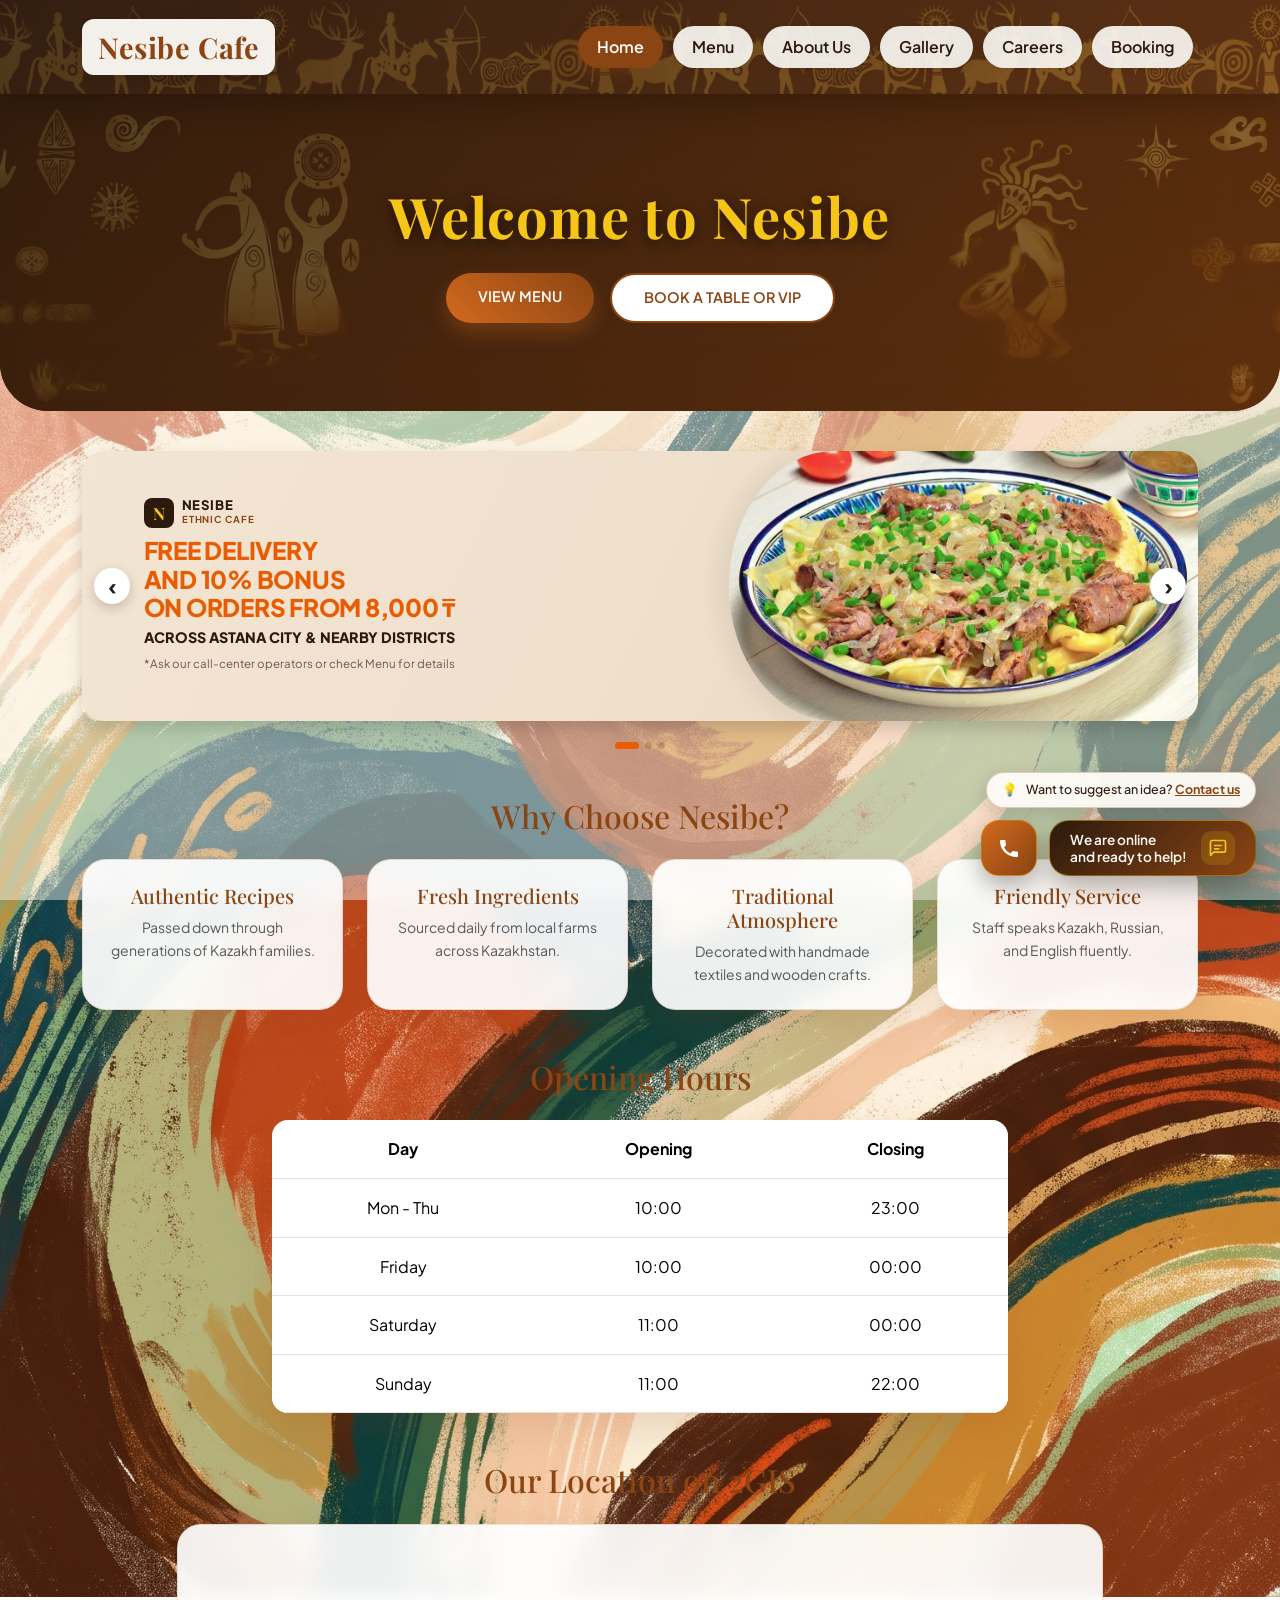
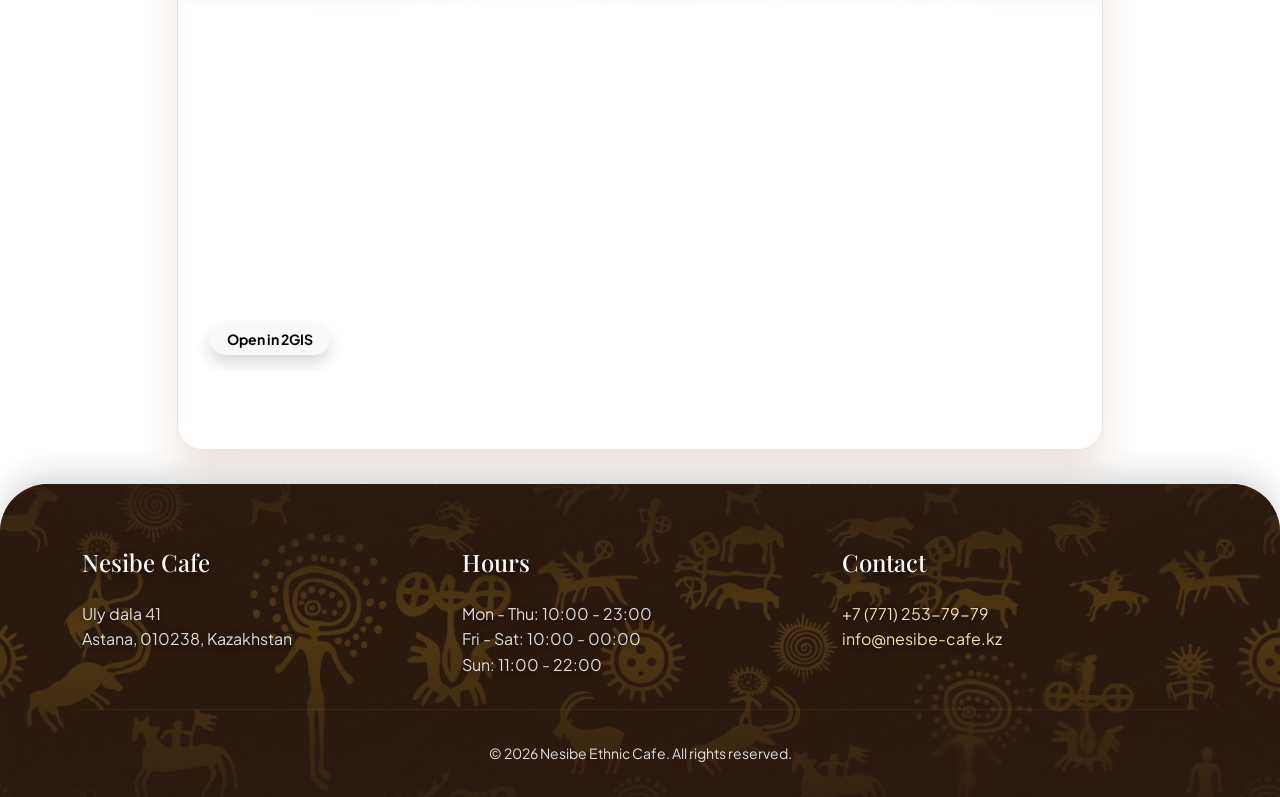
<file: index.html>
<!DOCTYPE html>
<html lang="en">
<head>
  <meta charset="UTF-8">
  <meta name="viewport" content="width=device-width, initial-scale=1.0">
  <title>Nesibe Ethnic Cafe - Home</title>
  <link href="https://cdn.jsdelivr.net/npm/bootstrap@5.3.3/dist/css/bootstrap.min.css" rel="stylesheet">
  <link rel="stylesheet" href="css/base.css">
</head>
<body>
<nav class="navbar navbar-expand-lg sticky-top">
  <div class="container">
    <a class="navbar-brand" href="index.html">Nesibe Cafe</a>
    <button class="navbar-toggler border-0 shadow-none" type="button" data-bs-toggle="collapse" data-bs-target="#mainNav" aria-controls="mainNav" aria-expanded="false" aria-label="Toggle navigation">
      <span class="navbar-toggler-icon"></span>
    </button>
    <div class="collapse navbar-collapse" id="mainNav">
      <ul class="navbar-nav ms-auto mb-2 mb-lg-0 align-items-center">
        <li class="nav-item"><a class="nav-link active" href="index.html">Home</a></li>
        <li class="nav-item"><a class="nav-link" href="menu.html">Menu</a></li>
        <li class="nav-item"><a class="nav-link" href="about.html">About Us</a></li>
        <li class="nav-item"><a class="nav-link" href="gallery.html">Gallery</a></li>
        <li class="nav-item"><a class="nav-link" href="careers.html">Careers</a></li>
        <li class="nav-item"><a class="nav-link" href="booking.html">Booking</a></li>
      </ul>
    </div>
  </div>
</nav>

<header class="hero-section">
  <div class="container">
    <h1 class="display-4 fw-bold mb-4">Welcome to Nesibe</h1>
    <div class="d-flex gap-3 justify-content-center flex-wrap">
      <a href="menu.html" class="btn btn-brand">View Menu</a>
      <a href="booking.html" class="btn btn-outline-brand bg-white">Book a Table or VIP</a>
    </div>
  </div>
</header>

<section class="container overlap-container mb-5">
  <div id="nesibePromoCarousel" class="carousel slide nesibe-promo-carousel mx-auto" data-bs-ride="carousel" data-bs-interval="5000">
    <div class="carousel-inner rounded-4 shadow overflow-hidden">

      <div class="carousel-item active">
        <div class="promo-slide-card">
          <div class="promo-slide-content">
            <div class="promo-logo-badge mb-2">
              <span class="promo-logo-mark">N</span>
              <div>
                <div class="promo-logo-title">NESIBE</div>
                <div class="promo-logo-sub">ETHNIC CAFE</div>
              </div>
            </div>
            <h2 class="promo-headline">
              FREE DELIVERY<br>
              AND 10% BONUS<br>
              ON ORDERS FROM 8,000 ₸
            </h2>
            <p class="promo-subheadline mb-2">
              ACROSS ASTANA CITY &amp; NEARBY DISTRICTS
            </p>
            <span class="promo-footnote">*Ask our call-center operators or check Menu for details</span>
          </div>
          <div class="promo-slide-media">
            <img src="images/besbarmak.jpg" alt="Kazakh Besbarmak Free Delivery">
          </div>
        </div>
      </div>

      <div class="carousel-item">
        <div class="promo-slide-card">
          <div class="promo-slide-content">
            <div class="promo-logo-badge mb-2">
              <span class="promo-logo-mark">N</span>
              <div>
                <div class="promo-logo-title">NESIBE</div>
                <div class="promo-logo-sub">ETHNIC CAFE</div>
              </div>
            </div>
            <h2 class="promo-headline">
              PRIVATE VIP CABINS<br>
              &amp; TRADITIONAL YURT HALLS<br>
              FOR YOUR CELEBRATION
            </h2>
            <p class="promo-subheadline mb-2">
              FROM 4 TO 50 GUESTS IN ASTANA
            </p>
            <span class="promo-footnote">*Deposit goes 100% toward your banquet order</span>
          </div>
          <div class="promo-slide-media">
            <img src="images/space-vip.jpg" alt="Private VIP Cabins">
          </div>
        </div>
      </div>

      <div class="carousel-item">
        <div class="promo-slide-card">
          <div class="promo-slide-content">
            <div class="promo-logo-badge mb-2">
              <span class="promo-logo-mark">N</span>
              <div>
                <div class="promo-logo-title">NESIBE</div>
                <div class="promo-logo-sub">ETHNIC CAFE</div>
              </div>
            </div>
            <h2 class="promo-headline">
              HOT BAURSAK SET<br>
              AS A COMPLIMENT<br>
              WITH EVERY SAMOVAR TEA
            </h2>
            <p class="promo-subheadline mb-2">
              DAILY FROM 14:00 TO 18:00 AT ULY DALA 41
            </p>
            <span class="promo-footnote">*Available for dine-in guests in Main Hall &amp; Terrace</span>
          </div>
          <div class="promo-slide-media">
            <img src="images/baursak.jpg" alt="Samovar Tea Ceremony">
          </div>
        </div>
      </div>

    </div>

    <button class="carousel-control-prev promo-arrow promo-arrow-prev" type="button" data-bs-target="#nesibePromoCarousel" data-bs-slide="prev" aria-label="Previous slide">
      <span aria-hidden="true">&#8249;</span>
    </button>
    <button class="carousel-control-next promo-arrow promo-arrow-next" type="button" data-bs-target="#nesibePromoCarousel" data-bs-slide="next" aria-label="Next slide">
      <span aria-hidden="true">&#8250;</span>
    </button>

    <div class="carousel-indicators promo-indicators">
      <button type="button" data-bs-target="#nesibePromoCarousel" data-bs-slide-to="0" class="active" aria-current="true" aria-label="Slide 1"></button>
      <button type="button" data-bs-target="#nesibePromoCarousel" data-bs-slide-to="1" aria-label="Slide 2"></button>
      <button type="button" data-bs-target="#nesibePromoCarousel" data-bs-slide-to="2" aria-label="Slide 3"></button>
    </div>
  </div>
</section>

<main class="container mb-5">
  <h2 class="text-center mb-4 text-brand">Why Choose Nesibe?</h2>
  <div class="row g-4 mb-5">
    <div class="col-md-3"><div class="premium-card text-center p-4"><h3 class="h5 text-brand">Authentic Recipes</h3><p class="small text-muted mb-0">Passed down through generations of Kazakh families.</p></div></div>
    <div class="col-md-3"><div class="premium-card text-center p-4"><h3 class="h5 text-brand">Fresh Ingredients</h3><p class="small text-muted mb-0">Sourced daily from local farms across Kazakhstan.</p></div></div>
    <div class="col-md-3"><div class="premium-card text-center p-4"><h3 class="h5 text-brand">Traditional Atmosphere</h3><p class="small text-muted mb-0">Decorated with handmade textiles and wooden crafts.</p></div></div>
    <div class="col-md-3"><div class="premium-card text-center p-4"><h3 class="h5 text-brand">Friendly Service</h3><p class="small text-muted mb-0">Staff speaks Kazakh, Russian, and English fluently.</p></div></div>
  </div>

  <div class="row justify-content-center mb-5">
    <div class="col-lg-8">
      <h2 class="text-center mb-4 text-brand">Opening Hours</h2>
      <div class="table-responsive table-premium">
        <table class="table mb-0 text-center">
          <thead><tr><th>Day</th><th>Opening</th><th>Closing</th></tr></thead>
          <tbody>
          <tr><td>Mon - Thu</td><td>10:00</td><td>23:00</td></tr>
          <tr><td>Friday</td><td>10:00</td><td>00:00</td></tr>
          <tr><td>Saturday</td><td>11:00</td><td>00:00</td></tr>
          <tr><td>Sunday</td><td>11:00</td><td>22:00</td></tr>
          </tbody>
        </table>
      </div>
    </div>
  </div>

  <div class="row justify-content-center mt-5">
    <div class="col-lg-10">
      <h2 class="text-center mb-4 text-brand">Our Location on 2GIS</h2>
      <div class="premium-card p-2 p-md-3">
        <div class="position-relative rounded-4 overflow-hidden" style="height: 430px;">
          <iframe
                  src="https://widgets.2gis.com/widget?type=firmsonmap&options=%7B%22pos%22%3A%7B%22lat%22%3A51.098057%2C%22lon%22%3A71.41682%2C%22zoom%22%3A17%7D%2C%22opt%22%3A%7B%22city%22%3A%22astana%22%7D%2C%22org%22%3A%2270000001109879464%22%7D"
                  width="100%"
                  height="100%"
                  style="border: 0;"
                  allowfullscreen
                  loading="lazy"
                  title="Nesibe Ethnic Cafe on 2GIS Map">
          </iframe>
          <a href="https://2gis.kz/astana/firm/70000001109879464"
             target="_blank"
             rel="noopener noreferrer"
             class="btn btn-sm btn-light fw-bold shadow position-absolute bottom-0 start-0 m-3 rounded-pill px-3">
            Open in 2GIS
          </a>
        </div>
      </div>
    </div>
  </div>
</main>

<footer>
  <div class="container">
    <div class="row g-4 text-center text-md-start">
      <div class="col-md-4">
        <h4>Nesibe Cafe</h4>
        <p class="mb-0">Uly dala 41<br>Astana, 010238, Kazakhstan</p>
      </div>
      <div class="col-md-4">
        <h4>Hours</h4>
        <p class="mb-0">Mon - Thu: 10:00 - 23:00<br>Fri - Sat: 10:00 - 00:00<br>Sun: 11:00 - 22:00</p>
      </div>
      <div class="col-md-4">
        <h4>Contact</h4>
        <p class="mb-0"><a href="tel:+77712537979">+7 (771) 253-79-79</a><br><a href="mailto:info@nesibe-cafe.kz">info@nesibe-cafe.kz</a></p>
      </div>
    </div>
    <hr class="footer-divider">
    <div class="text-center small">&copy; <span id="year"></span> Nesibe Ethnic Cafe. All rights reserved.</div>
  </div>
</footer>
<script src="https://cdn.jsdelivr.net/npm/bootstrap@5.3.3/dist/js/bootstrap.bundle.min.js"></script>
<script src="js/widget.js" defer></script>
<script>document.getElementById('year').textContent = new Date().getFullYear();</script>
</body>
</html>
</file>
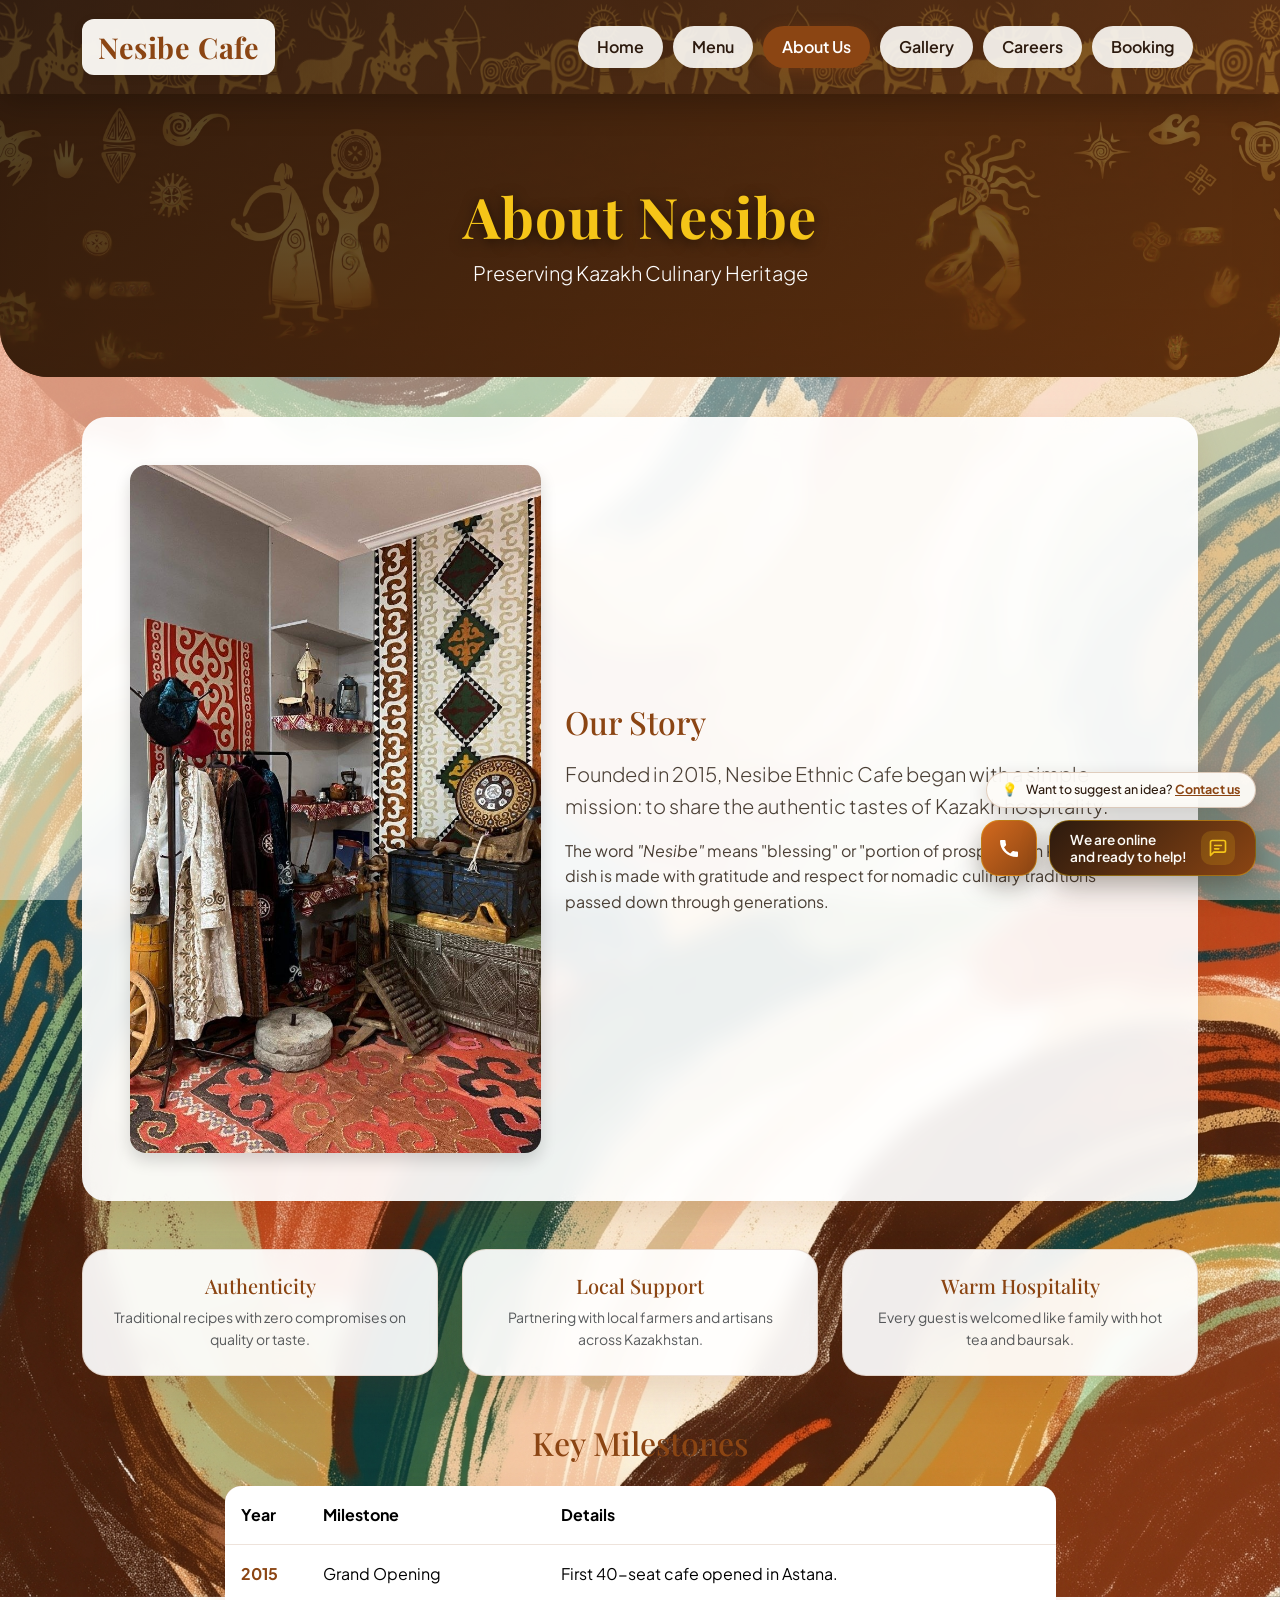
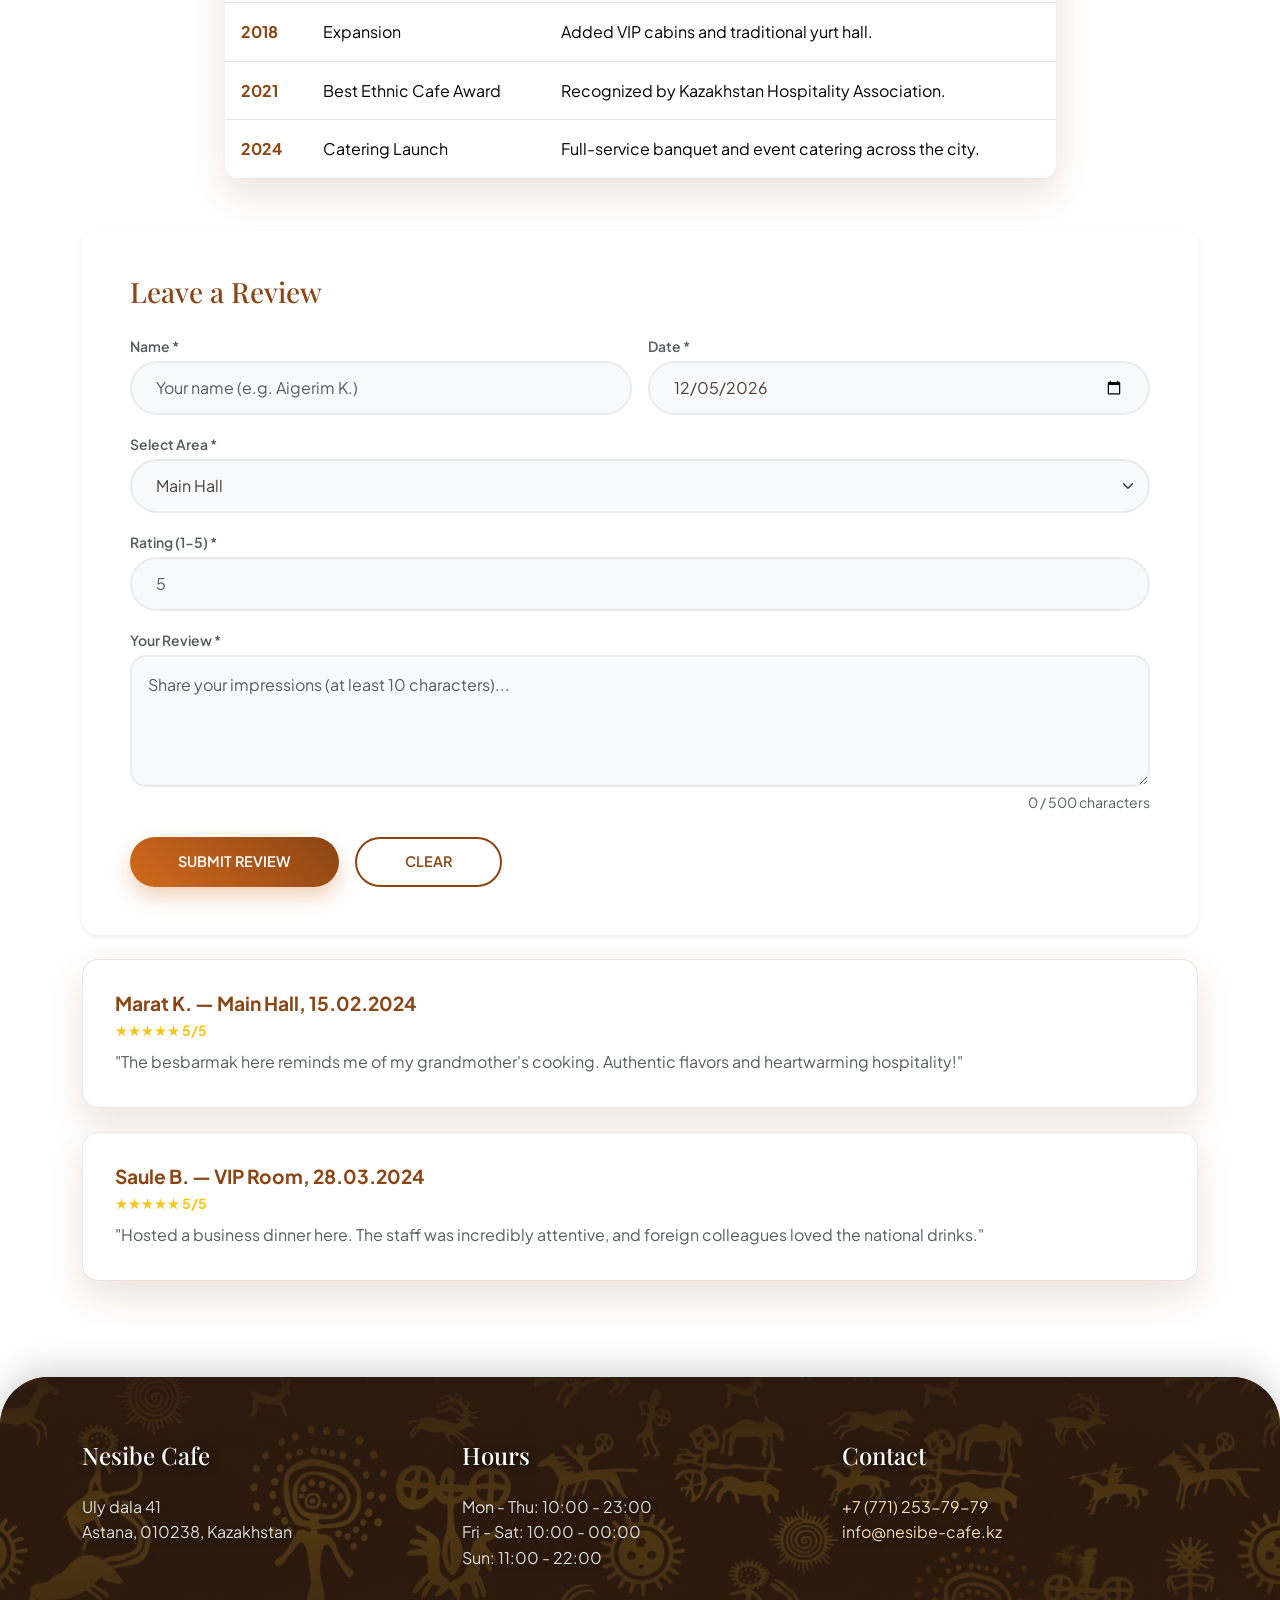
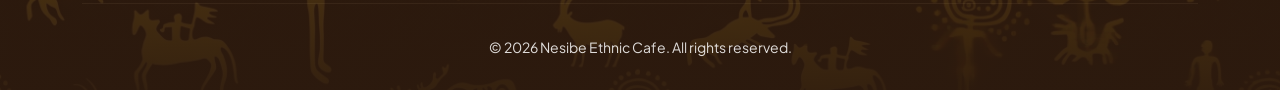
<file: about.html>
<!DOCTYPE html>
<html lang="en">
<head>
  <meta charset="UTF-8">
  <meta name="viewport" content="width=device-width, initial-scale=1.0">
  <title>Nesibe Ethnic Cafe - About Us</title>
  <link href="https://cdn.jsdelivr.net/npm/bootstrap@5.3.3/dist/css/bootstrap.min.css" rel="stylesheet">
  <link rel="stylesheet" href="css/base.css">
</head>
<body>
<nav class="navbar navbar-expand-lg sticky-top">
  <div class="container">
    <a class="navbar-brand" href="index.html">Nesibe Cafe</a>
    <button class="navbar-toggler border-0 shadow-none" type="button" data-bs-toggle="collapse" data-bs-target="#mainNav" aria-controls="mainNav" aria-expanded="false" aria-label="Toggle navigation">
      <span class="navbar-toggler-icon"></span>
    </button>
    <div class="collapse navbar-collapse" id="mainNav">
      <ul class="navbar-nav ms-auto mb-2 mb-lg-0 align-items-center">
        <li class="nav-item"><a class="nav-link" href="index.html">Home</a></li>
        <li class="nav-item"><a class="nav-link" href="menu.html">Menu</a></li>
        <li class="nav-item"><a class="nav-link active" href="about.html">About Us</a></li>
        <li class="nav-item"><a class="nav-link" href="gallery.html">Gallery</a></li>
        <li class="nav-item"><a class="nav-link" href="careers.html">Careers</a></li>
        <li class="nav-item"><a class="nav-link" href="booking.html">Booking</a></li>
      </ul>
    </div>
  </div>
</nav>

<header class="hero-section">
  <div class="container">
    <h1 class="display-4 fw-bold">About Nesibe</h1>
    <p class="lead mb-0">Preserving Kazakh Culinary Heritage</p>
  </div>
</header>

<main class="container overlap-container mb-5">
  <div class="bg-brand-light mb-5">
    <div class="row align-items-center g-4">
      <div class="col-md-5">
        <img src="images/cafe-interior.jpg" class="img-fluid rounded-4 shadow" alt="Our Story">
      </div>
      <div class="col-md-7">
        <h2 class="text-brand mb-3">Our Story</h2>
        <p class="lead">Founded in 2015, Nesibe Ethnic Cafe began with a simple mission: to share the authentic tastes of Kazakh hospitality.</p>
        <p class="mb-0">The word <em>"Nesibe"</em> means "blessing" or "portion of prosperity" in Kazakh. Every dish is made with gratitude and respect for nomadic culinary traditions passed down through generations.</p>
      </div>
    </div>
  </div>

  <div class="row g-4 mb-5">
    <div class="col-md-4"><div class="premium-card p-4 text-center"><h3 class="h5 text-brand">Authenticity</h3><p class="small text-muted mb-0">Traditional recipes with zero compromises on quality or taste.</p></div></div>
    <div class="col-md-4"><div class="premium-card p-4 text-center"><h3 class="h5 text-brand">Local Support</h3><p class="small text-muted mb-0">Partnering with local farmers and artisans across Kazakhstan.</p></div></div>
    <div class="col-md-4"><div class="premium-card p-4 text-center"><h3 class="h5 text-brand">Warm Hospitality</h3><p class="small text-muted mb-0">Every guest is welcomed like family with hot tea and baursak.</p></div></div>
  </div>

  <div class="row justify-content-center">
    <div class="col-lg-9">
      <h2 class="text-center mb-4 text-brand">Key Milestones</h2>
      <div class="table-responsive table-premium">
        <table class="table mb-0">
          <thead><tr><th>Year</th><th>Milestone</th><th>Details</th></tr></thead>
          <tbody>
          <tr><td class="fw-bold text-brand">2015</td><td>Grand Opening</td><td>First 40-seat cafe opened in Astana.</td></tr>
          <tr><td class="fw-bold text-brand">2018</td><td>Expansion</td><td>Added VIP cabins and traditional yurt hall.</td></tr>
          <tr><td class="fw-bold text-brand">2021</td><td>Best Ethnic Cafe Award</td><td>Recognized by Kazakhstan Hospitality Association.</td></tr>
          <tr><td class="fw-bold text-brand">2024</td><td>Catering Launch</td><td>Full-service banquet and event catering across the city.</td></tr>
          </tbody>
        </table>
      </div>
    </div>
  </div>

  <!-- Review submission section -->
  <div class="bg-brand-light p-4 p-md-5 mt-5 rounded-4 shadow-sm">
    <h3 class="mb-4 text-brand">Leave a Review</h3>
    <form id="reviewForm" novalidate>
      <div class="row g-3 mb-3">
        <div class="col-md-6">
          <label for="rev-name" class="form-label text-muted small mb-1">Name *</label>
          <input type="text" id="rev-name" class="form-control rounded-pill px-4" minlength="2" maxlength="60" placeholder="Your name (e.g. Aigerim K.)" required>
        </div>
        <div class="col-md-6">
          <label for="rev-date" class="form-label text-muted small mb-1">Date *</label>
          <input type="date" id="rev-date" class="form-control rounded-pill px-4" min="2015-01-01" required>
        </div>
      </div>

      <div class="mb-3">
        <label for="rev-area" class="form-label text-muted small mb-1">Select Area *</label>
        <select id="rev-area" class="form-select rounded-pill px-4" required>
          <option value="Main Hall">Main Hall</option>
          <option value="Terrace">Terrace</option>
          <option value="VIP Room">VIP Room</option>
        </select>
      </div>

      <div class="mb-3">
        <label for="rev-rating" class="form-label text-muted small mb-1">Rating (1-5) *</label>
        <input type="number" id="rev-rating" class="form-control rounded-pill px-4" min="1" max="5" step="1" placeholder="5" required>
      </div>

      <div class="mb-3">
        <label for="rev-text" class="form-label text-muted small mb-1">Your Review *</label>
        <textarea id="rev-text" class="form-control rounded-4 p-3" rows="4" minlength="10" maxlength="500" placeholder="Share your impressions (at least 10 characters)..." required></textarea>
        <div class="text-end text-muted small mt-1"><span id="charCount">0</span> / 500 characters</div>
      </div>

      <div id="review-status"></div>

      <div class="d-flex flex-wrap gap-3 mt-4">
        <button type="submit" class="btn btn-brand btn-lg rounded-pill px-5">SUBMIT REVIEW</button>
        <button type="reset" class="btn btn-outline-brand btn-lg rounded-pill px-5 bg-white">CLEAR</button>
      </div>
    </form>
  </div>

  <!-- Guest Reviews List -->
  <div id="reviews-list" class="mt-4">
    <div class="static-block">
      <h3 class="mb-1">Marat K. — Main Hall, 15.02.2024</h3>
      <div class="small fw-bold mb-2" style="color: #F5C518;">★★★★★ 5/5</div>
      <p class="mb-0 text-muted">"The besbarmak here reminds me of my grandmother's cooking. Authentic flavors and heartwarming hospitality!"</p>
    </div>
    <div class="static-block">
      <h3 class="mb-1">Saule B. — VIP Room, 28.03.2024</h3>
      <div class="small fw-bold mb-2" style="color: #F5C518;">★★★★★ 5/5</div>
      <p class="mb-0 text-muted">"Hosted a business dinner here. The staff was incredibly attentive, and foreign colleagues loved the national drinks."</p>
    </div>
  </div>
</main>

<footer>
  <div class="container">
    <div class="row g-4 text-center text-md-start">
      <div class="col-md-4">
        <h4>Nesibe Cafe</h4>
        <p class="mb-0">Uly dala 41<br>Astana, 010238, Kazakhstan</p>
      </div>
      <div class="col-md-4">
        <h4>Hours</h4>
        <p class="mb-0">Mon - Thu: 10:00 - 23:00<br>Fri - Sat: 10:00 - 00:00<br>Sun: 11:00 - 22:00</p>
      </div>
      <div class="col-md-4">
        <h4>Contact</h4>
        <p class="mb-0"><a href="tel:+77712537979">+7 (771) 253-79-79</a><br><a href="mailto:info@nesibe-cafe.kz">info@nesibe-cafe.kz</a></p>
      </div>
    </div>
    <hr class="footer-divider">
    <div class="text-center small">&copy; <span id="year"></span> Nesibe Ethnic Cafe. All rights reserved.</div>
  </div>
</footer>

<script src="https://cdn.jsdelivr.net/npm/bootstrap@5.3.3/dist/js/bootstrap.bundle.min.js"></script>
<script src="js/app.js" defer></script>
<script src="js/widget.js" defer></script>
<script>document.getElementById('year').textContent = new Date().getFullYear();</script>
</body>
</html>
</file>
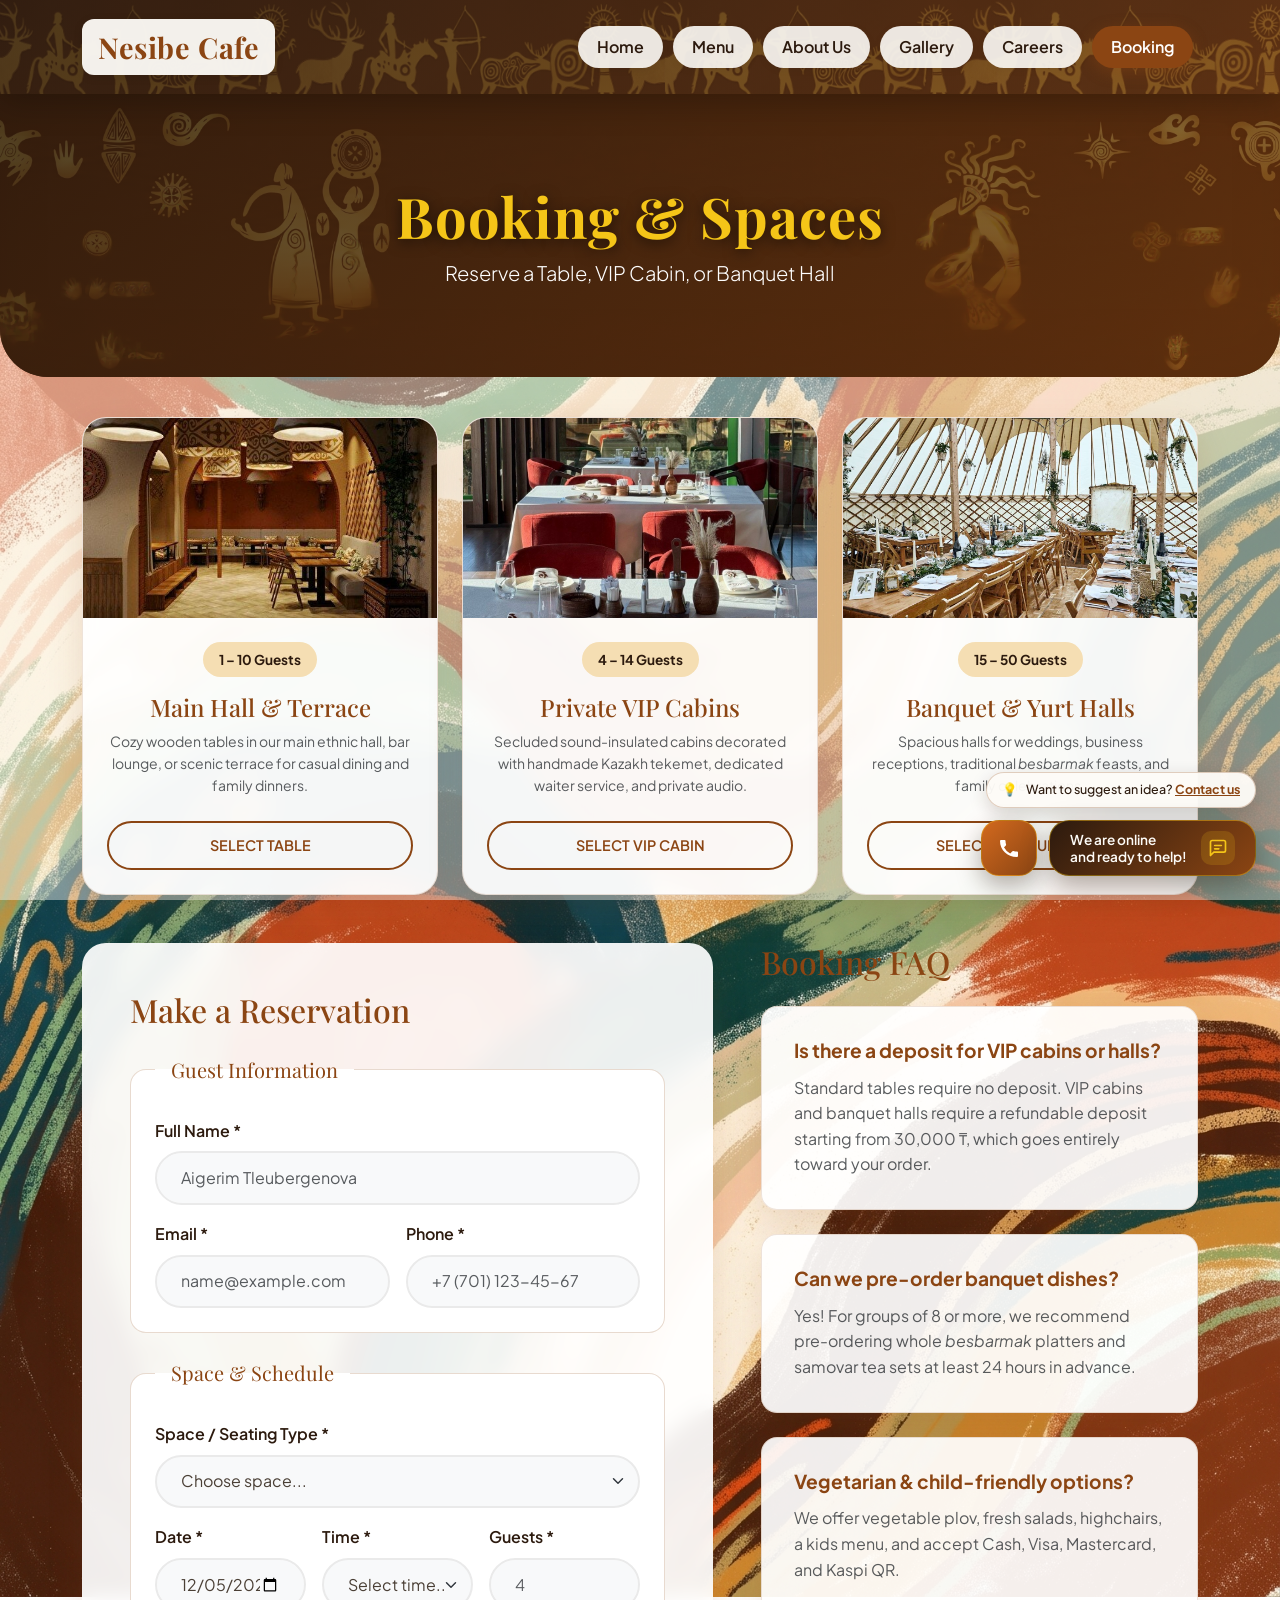
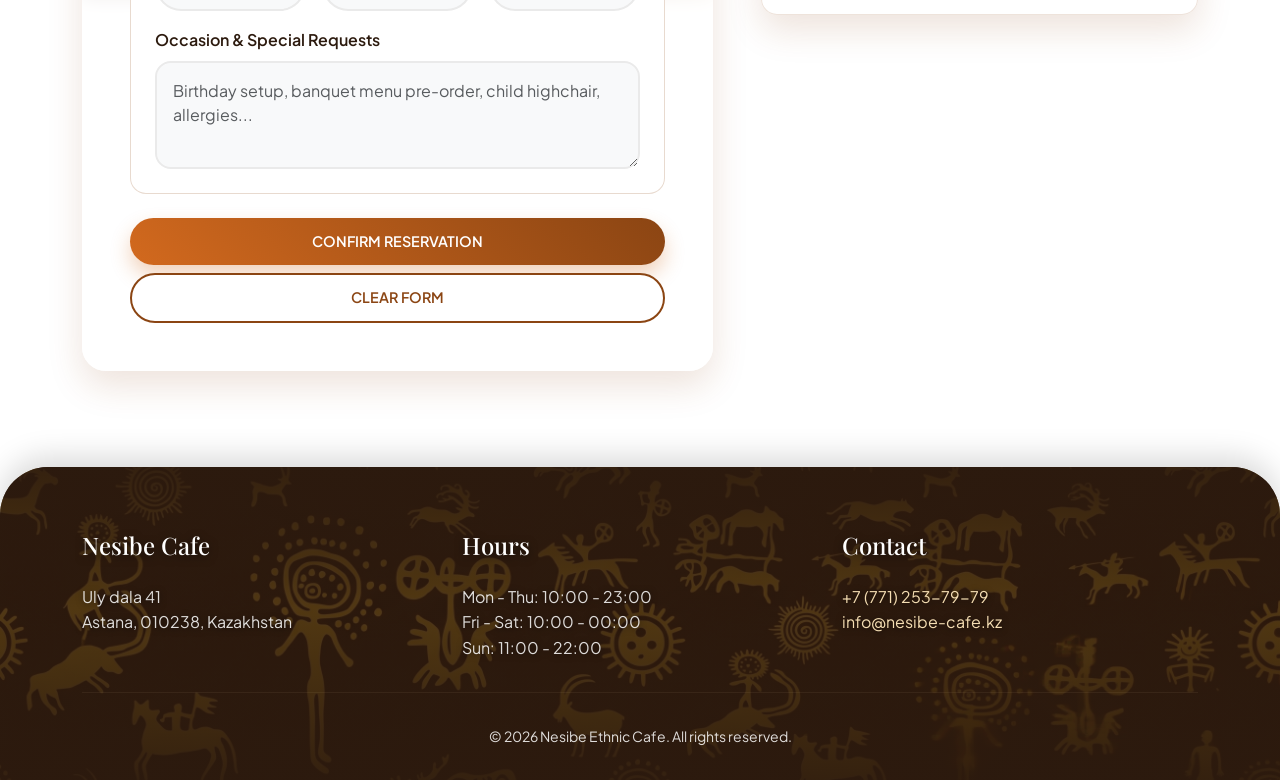
<file: booking.html>
<!DOCTYPE html>
<html lang="en">
<head>
    <meta charset="UTF-8">
    <meta name="viewport" content="width=device-width, initial-scale=1.0">
    <title>Nesibe Ethnic Cafe - Booking</title>
    <link href="https://cdn.jsdelivr.net/npm/bootstrap@5.3.3/dist/css/bootstrap.min.css" rel="stylesheet">
    <link rel="stylesheet" href="css/base.css">
</head>
<body>
<nav class="navbar navbar-expand-lg sticky-top">
    <div class="container">
        <a class="navbar-brand" href="index.html">Nesibe Cafe</a>
        <button class="navbar-toggler border-0 shadow-none" type="button" data-bs-toggle="collapse" data-bs-target="#mainNav" aria-controls="mainNav" aria-expanded="false" aria-label="Toggle navigation">
            <span class="navbar-toggler-icon"></span>
        </button>
        <div class="collapse navbar-collapse" id="mainNav">
            <ul class="navbar-nav ms-auto mb-2 mb-lg-0 align-items-center">
                <li class="nav-item"><a class="nav-link" href="index.html">Home</a></li>
                <li class="nav-item"><a class="nav-link" href="menu.html">Menu</a></li>
                <li class="nav-item"><a class="nav-link" href="about.html">About Us</a></li>
                <li class="nav-item"><a class="nav-link" href="gallery.html">Gallery</a></li>
                <li class="nav-item"><a class="nav-link" href="careers.html">Careers</a></li>
                <li class="nav-item"><a class="nav-link active" href="booking.html">Booking</a></li>
            </ul>
        </div>
    </div>
</nav>

<header class="hero-section">
    <div class="container">
        <h1 class="display-4 fw-bold">Booking &amp; Spaces</h1>
        <p class="lead mb-0">Reserve a Table, VIP Cabin, or Banquet Hall</p>
    </div>
</header>

<main class="container overlap-container mb-5">
    <div class="row g-4 mb-5">
        <div class="col-md-4">
            <div class="premium-card text-center">
                <img src="images/space-main.jpg" class="card-img-top" alt="Main Hall and Terrace">
                <div class="card-body">
                    <span class="badge-premium mb-3 align-self-center">1 – 10 Guests</span>
                    <h3 class="h4 text-brand">Main Hall &amp; Terrace</h3>
                    <p class="text-muted small mb-4">Cozy wooden tables in our main ethnic hall, bar lounge, or scenic terrace for casual dining and family dinners.</p>
                    <a href="#bookingForm" class="btn btn-outline-brand btn-sm mt-auto select-space-btn" data-space="Main Hall & Terrace">Select Table</a>
                </div>
            </div>
        </div>
        <div class="col-md-4">
            <div class="premium-card text-center">
                <img src="images/space-vip.jpg" class="card-img-top" alt="Private VIP Cabins">
                <div class="card-body">
                    <span class="badge-premium mb-3 align-self-center">4 – 14 Guests</span>
                    <h3 class="h4 text-brand">Private VIP Cabins</h3>
                    <p class="text-muted small mb-4">Secluded sound-insulated cabins decorated with handmade Kazakh tekemet, dedicated waiter service, and private audio.</p>
                    <a href="#bookingForm" class="btn btn-outline-brand btn-sm mt-auto select-space-btn" data-space="Private VIP Cabins">Select VIP Cabin</a>
                </div>
            </div>
        </div>
        <div class="col-md-4">
            <div class="premium-card text-center">
                <img src="images/space-banquet.jpg" class="card-img-top" alt="Banquet and Yurt Halls">
                <div class="card-body">
                    <span class="badge-premium mb-3 align-self-center">15 – 50 Guests</span>
                    <h3 class="h4 text-brand">Banquet &amp; Yurt Halls</h3>
                    <p class="text-muted small mb-4">Spacious halls for weddings, business receptions, traditional <em>besbarmak</em> feasts, and family celebrations.</p>
                    <a href="#bookingForm" class="btn btn-outline-brand btn-sm mt-auto select-space-btn" data-space="Banquet & Yurt Halls">Select Banquet Hall</a>
                </div>
            </div>
        </div>
    </div>

    <div class="row g-5">
        <div class="col-lg-7">
            <div class="bg-brand-light">
                <h2 class="mb-4 text-brand">Make a Reservation</h2>
                <form action="#" id="bookingForm" novalidate>
                    <fieldset class="border p-4 rounded-4 mb-4 bg-white">
                        <legend class="float-none w-auto px-3 fs-5 font-playfair text-brand">Guest Information</legend>
                        <div class="mb-3">
                            <label for="bk-name" class="form-label">Full Name *</label>
                            <input type="text" id="bk-name" class="form-control rounded-pill px-4" minlength="2" maxlength="60" required placeholder="Aigerim Tleubergenova">
                        </div>
                        <div class="row g-3">
                            <div class="col-md-6">
                                <label for="bk-email" class="form-label">Email *</label>
                                <input type="email" id="bk-email" class="form-control rounded-pill px-4" maxlength="100" required placeholder="name@example.com">
                            </div>
                            <div class="col-md-6">
                                <label for="bk-phone" class="form-label">Phone *</label>
                                <input type="tel" id="bk-phone" class="form-control rounded-pill px-4" maxlength="18" required placeholder="+7 (701) 123-45-67">
                            </div>
                        </div>
                    </fieldset>

                    <fieldset class="border p-4 rounded-4 mb-4 bg-white">
                        <legend class="float-none w-auto px-3 fs-5 font-playfair text-brand">Space &amp; Schedule</legend>

                        <div class="mb-3">
                            <label for="bk-seat" class="form-label">Space / Seating Type *</label>
                            <select id="bk-seat" class="form-select rounded-pill px-4" required>
                                <option value="">Choose space...</option>
                                <option value="Main Hall & Terrace">Main Hall &amp; Terrace (1 – 10 Guests)</option>
                                <option value="Private VIP Cabins">Private VIP Cabins (4 – 14 Guests)</option>
                                <option value="Banquet & Yurt Halls">Banquet &amp; Yurt Halls (15 – 50 Guests)</option>
                            </select>
                        </div>

                        <div class="row g-3">
                            <div class="col-md-4">
                                <label for="bk-date" class="form-label">Date *</label>
                                <input type="date" id="bk-date" class="form-control rounded-pill px-4" required>
                            </div>
                            <div class="col-md-4">
                                <label for="bk-time" class="form-label">Time *</label>
                                <select id="bk-time" class="form-select rounded-pill px-4" required></select>
                            </div>
                            <div class="col-md-4">
                                <label for="bk-guests" class="form-label">Guests *</label>
                                <input type="number" id="bk-guests" class="form-control rounded-pill px-4" min="1" max="50" step="1" required placeholder="4">
                            </div>
                        </div>

                        <div class="mt-3">
                            <label for="bk-notes" class="form-label">Occasion &amp; Special Requests</label>
                            <textarea id="bk-notes" class="form-control rounded-4 p-3" rows="3" maxlength="300" placeholder="Birthday setup, banquet menu pre-order, child highchair, allergies..."></textarea>
                        </div>
                    </fieldset>

                    <div class="d-grid gap-2">
                        <button type="submit" class="btn btn-brand">Confirm Reservation</button>
                        <button type="reset" class="btn btn-outline-brand bg-white">Clear Form</button>
                    </div>
                </form>
            </div>
        </div>

        <div class="col-lg-5">
            <h2 class="mb-4 text-brand">Booking FAQ</h2>
            <div class="static-block">
                <h3>Is there a deposit for VIP cabins or halls?</h3>
                <p class="mb-0 text-muted">Standard tables require no deposit. VIP cabins and banquet halls require a refundable deposit starting from 30,000 ₸, which goes entirely toward your order.</p>
            </div>
            <div class="static-block">
                <h3>Can we pre-order banquet dishes?</h3>
                <p class="mb-0 text-muted">Yes! For groups of 8 or more, we recommend pre-ordering whole <em>besbarmak</em> platters and samovar tea sets at least 24 hours in advance.</p>
            </div>
            <div class="static-block">
                <h3>Vegetarian &amp; child-friendly options?</h3>
                <p class="mb-0 text-muted">We offer vegetable plov, fresh salads, highchairs, a kids menu, and accept Cash, Visa, Mastercard, and Kaspi QR.</p>
            </div>
        </div>
    </div>
</main>

<footer>
    <div class="container">
        <div class="row g-4 text-center text-md-start">
            <div class="col-md-4">
                <h4>Nesibe Cafe</h4>
                <p class="mb-0">Uly dala 41<br>Astana, 010238, Kazakhstan</p>
            </div>
            <div class="col-md-4">
                <h4>Hours</h4>
                <p class="mb-0">Mon - Thu: 10:00 - 23:00<br>Fri - Sat: 10:00 - 00:00<br>Sun: 11:00 - 22:00</p>
            </div>
            <div class="col-md-4">
                <h4>Contact</h4>
                <p class="mb-0"><a href="tel:+77712537979">+7 (771) 253-79-79</a><br><a href="mailto:info@nesibe-cafe.kz">info@nesibe-cafe.kz</a></p>
            </div>
        </div>
        <hr class="footer-divider">
        <div class="text-center small">&copy; <span id="year"></span> Nesibe Ethnic Cafe. All rights reserved.</div>
    </div>
</footer>
<script src="https://cdn.jsdelivr.net/npm/bootstrap@5.3.3/dist/js/bootstrap.bundle.min.js"></script>
<script src="js/app.js" defer></script>
<script src="js/widget.js" defer></script>
<script>document.getElementById('year').textContent = new Date().getFullYear();</script>
</body>
</html>
</file>
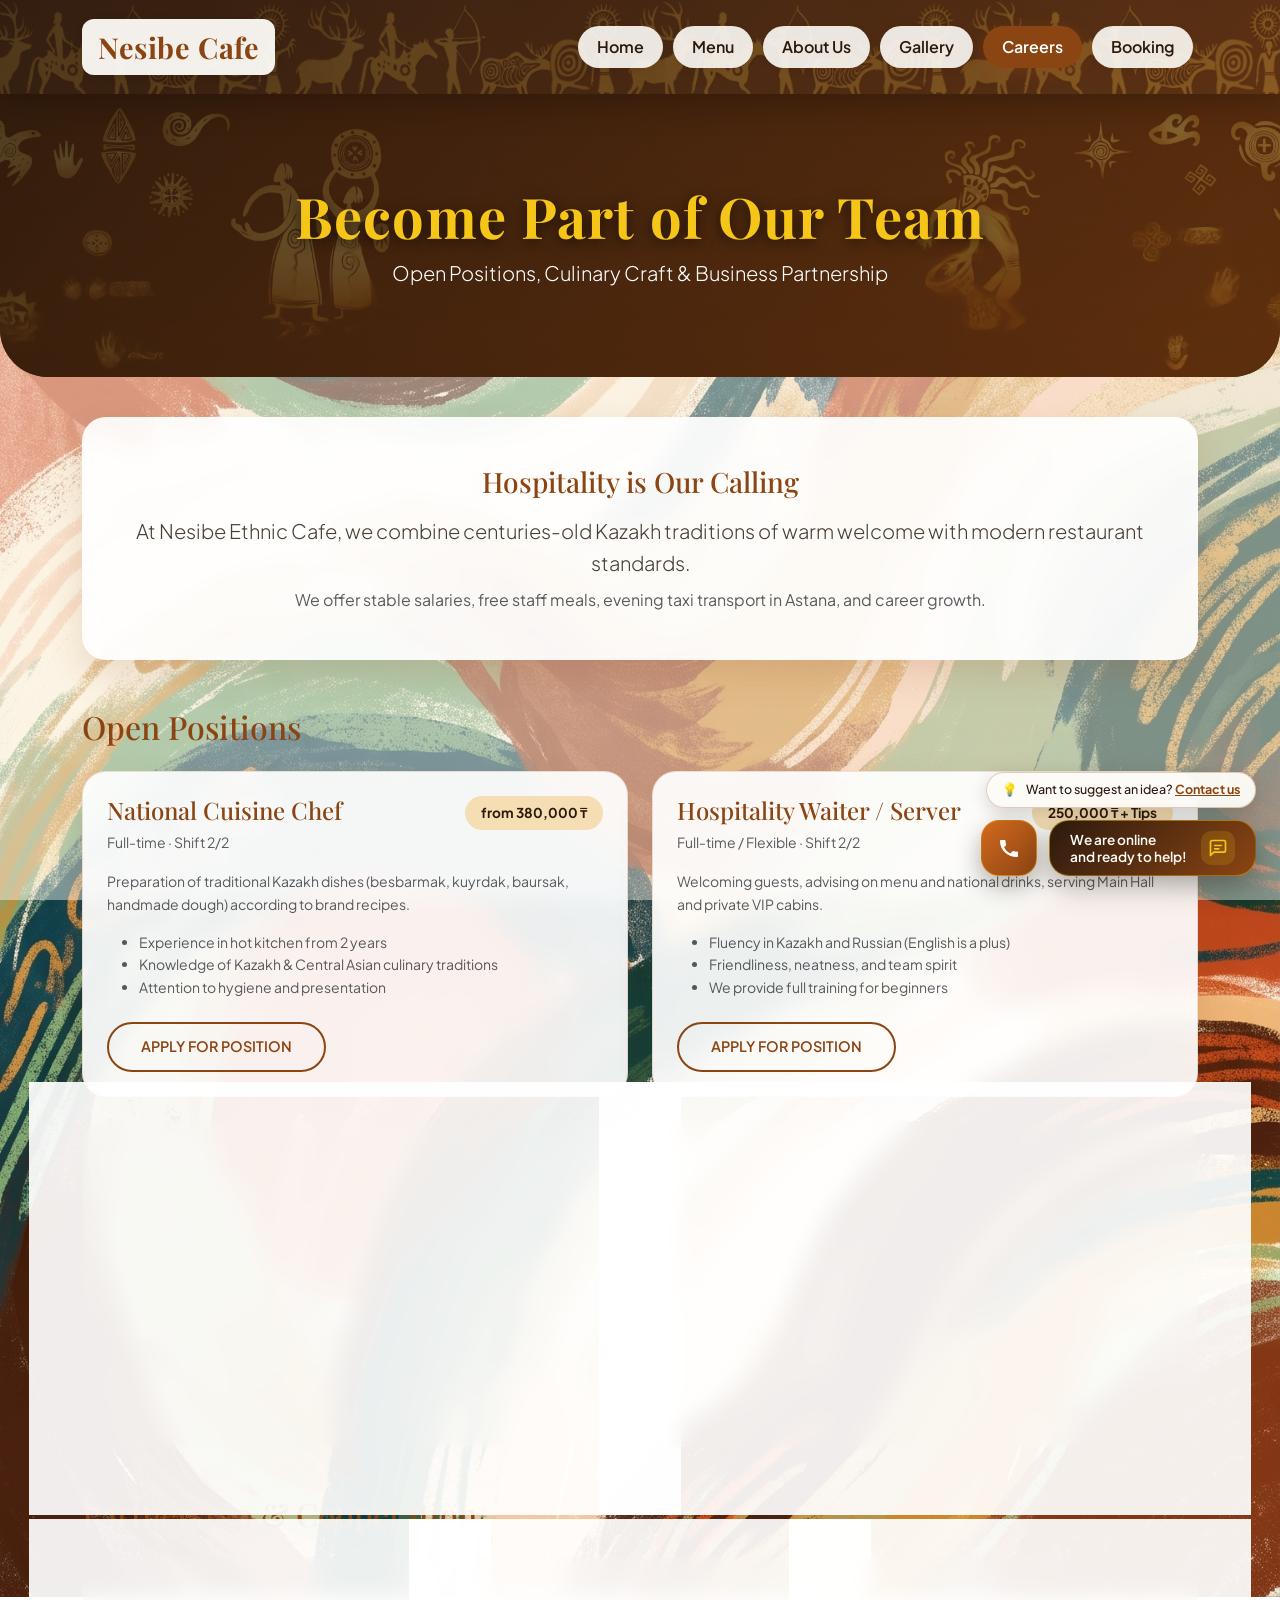
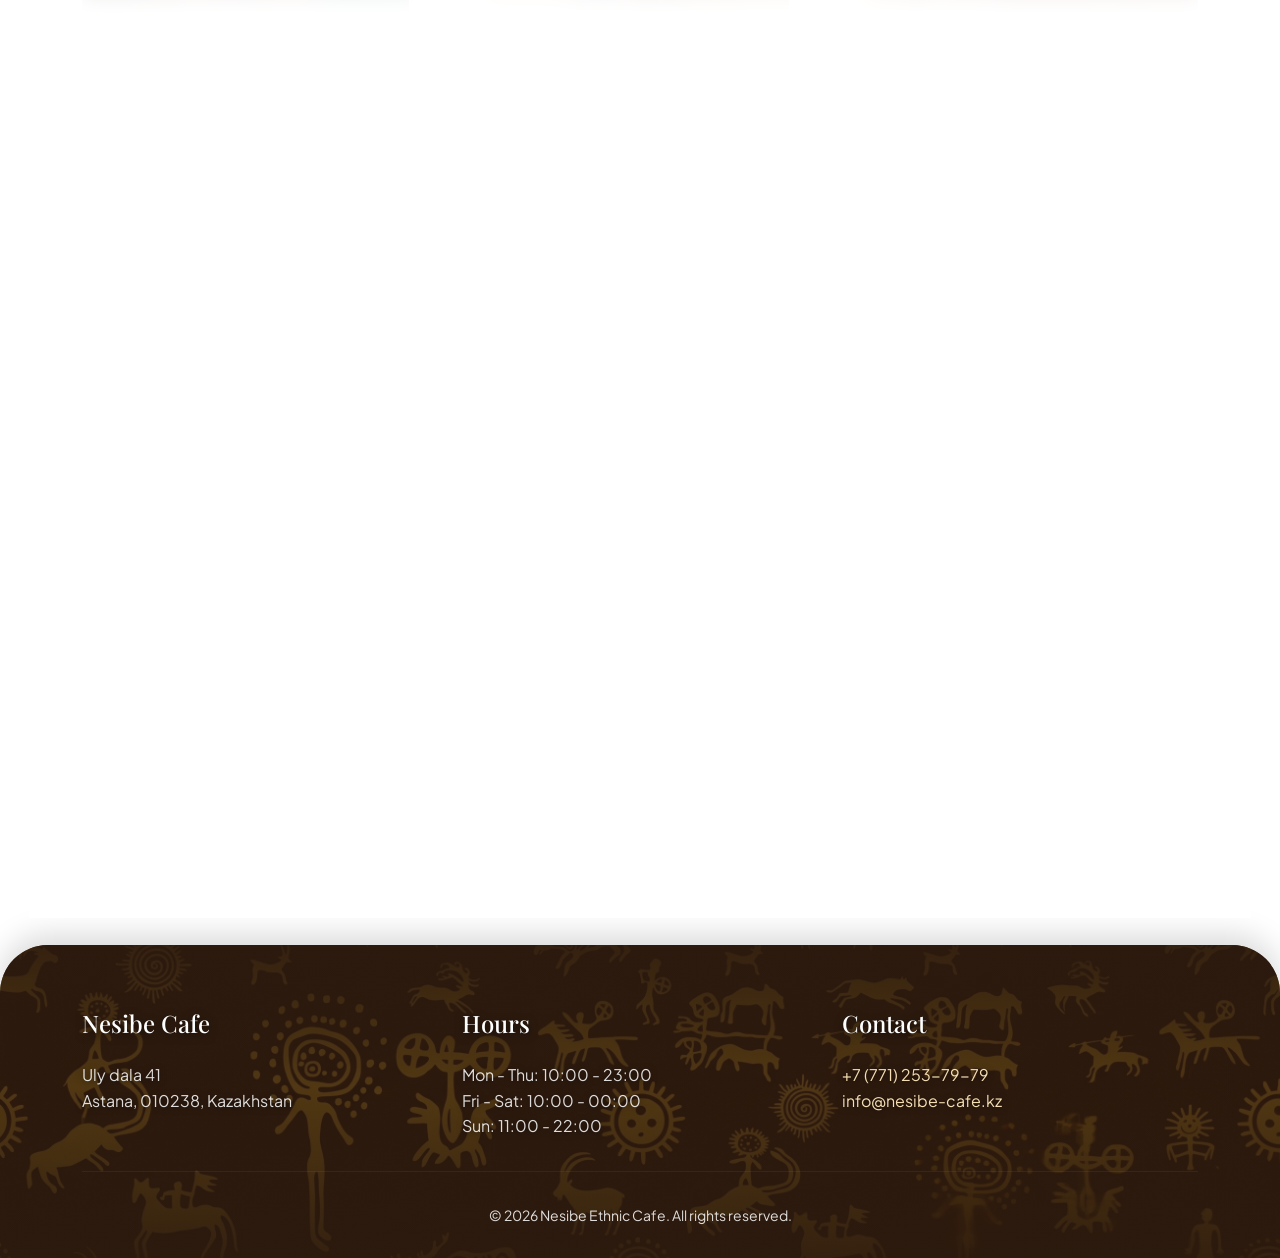
<file: careers.html>
<!DOCTYPE html>
<html lang="en">
<head>
    <meta charset="UTF-8">
    <meta name="viewport" content="width=device-width, initial-scale=1.0">
    <title>Nesibe Ethnic Cafe - Careers &amp; Partnership</title>
    <link href="https://cdn.jsdelivr.net/npm/bootstrap@5.3.3/dist/css/bootstrap.min.css" rel="stylesheet">
    <link rel="stylesheet" href="css/base.css">
</head>
<body>
<nav class="navbar navbar-expand-lg sticky-top">
    <div class="container">
        <a class="navbar-brand" href="index.html">Nesibe Cafe</a>
        <button class="navbar-toggler border-0 shadow-none" type="button" data-bs-toggle="collapse" data-bs-target="#mainNav" aria-controls="mainNav" aria-expanded="false" aria-label="Toggle navigation">
            <span class="navbar-toggler-icon"></span>
        </button>
        <div class="collapse navbar-collapse" id="mainNav">
            <ul class="navbar-nav ms-auto mb-2 mb-lg-0 align-items-center">
                <li class="nav-item"><a class="nav-link" href="index.html">Home</a></li>
                <li class="nav-item"><a class="nav-link" href="menu.html">Menu</a></li>
                <li class="nav-item"><a class="nav-link" href="about.html">About Us</a></li>
                <li class="nav-item"><a class="nav-link" href="gallery.html">Gallery</a></li>
                <li class="nav-item"><a class="nav-link active" href="careers.html">Careers</a></li>
                <li class="nav-item"><a class="nav-link" href="booking.html">Booking</a></li>
            </ul>
        </div>
    </div>
</nav>

<header class="hero-section">
    <div class="container">
        <h1 class="display-4 fw-bold">Become Part of Our Team</h1>
        <p class="lead mb-0">Open Positions, Culinary Craft &amp; Business Partnership</p>
    </div>
</header>

<main class="container overlap-container mb-5">
    <div class="bg-brand-light mb-5 text-center">
        <h2 class="h3 text-brand mb-3">Hospitality is Our Calling</h2>
        <p class="lead mb-2">At Nesibe Ethnic Cafe, we combine centuries-old Kazakh traditions of warm welcome with modern restaurant standards.</p>
        <p class="text-muted mb-0">We offer stable salaries, free staff meals, evening taxi transport in Astana, and career growth.</p>
    </div>

    <h2 class="mb-4 text-brand">Open Positions</h2>
    <div class="row g-4 mb-5">
        <div class="col-md-6">
            <div class="premium-card p-4">
                <div class="d-flex justify-content-between align-items-start mb-3">
                    <div><h3 class="h4 text-brand mb-1">National Cuisine Chef</h3><span class="text-muted small">Full-time · Shift 2/2</span></div>
                    <span class="badge-premium">from 380,000 ₸</span>
                </div>
                <p class="text-muted small mb-3">Preparation of traditional Kazakh dishes (besbarmak, kuyrdak, baursak, handmade dough) according to brand recipes.</p>
                <ul class="small text-muted mb-4">
                    <li>Experience in hot kitchen from 2 years</li>
                    <li>Knowledge of Kazakh &amp; Central Asian culinary traditions</li>
                    <li>Attention to hygiene and presentation</li>
                </ul>
                <a href="#careerForm" class="btn btn-outline-brand btn-sm mt-auto align-self-start apply-role-btn" data-role="National Cuisine Chef">Apply for Position</a>
            </div>
        </div>

        <div class="col-md-6">
            <div class="premium-card p-4">
                <div class="d-flex justify-content-between align-items-start mb-3">
                    <div><h3 class="h4 text-brand mb-1">Hospitality Waiter / Server</h3><span class="text-muted small">Full-time / Flexible · Shift 2/2</span></div>
                    <span class="badge-premium">250,000 ₸ + Tips</span>
                </div>
                <p class="text-muted small mb-3">Welcoming guests, advising on menu and national drinks, serving Main Hall and private VIP cabins.</p>
                <ul class="small text-muted mb-4">
                    <li>Fluency in Kazakh and Russian (English is a plus)</li>
                    <li>Friendliness, neatness, and team spirit</li>
                    <li>We provide full training for beginners</li>
                </ul>
                <a href="#careerForm" class="btn btn-outline-brand btn-sm mt-auto align-self-start apply-role-btn" data-role="Hospitality Waiter / Server">Apply for Position</a>
            </div>
        </div>

        <div class="col-md-6">
            <div class="premium-card p-4">
                <div class="d-flex justify-content-between align-items-start mb-3">
                    <div><h3 class="h4 text-brand mb-1">Tea Master &amp; Barista</h3><span class="text-muted small">Full-time · Shift 2/2</span></div>
                    <span class="badge-premium">from 260,000 ₸</span>
                </div>
                <p class="text-muted small mb-3">Preparing signature samovar tea ceremonies, specialty coffee, lemonades, and serving kumis &amp; shubat.</p>
                <ul class="small text-muted mb-4">
                    <li>Experience with espresso machines or tea brewing</li>
                    <li>Interest in ethno-gastronomy and aesthetics</li>
                    <li>Punctuality and cleanliness at the bar</li>
                </ul>
                <a href="#careerForm" class="btn btn-outline-brand btn-sm mt-auto align-self-start apply-role-btn" data-role="Tea Master & Barista">Apply for Position</a>
            </div>
        </div>

        <div class="col-md-6">
            <div class="premium-card p-4">
                <div class="d-flex justify-content-between align-items-start mb-3">
                    <div><h3 class="h4 text-brand mb-1">Hall &amp; Banquet Administrator</h3><span class="text-muted small">Full-time · Shift 2/2</span></div>
                    <span class="badge-premium">from 350,000 ₸</span>
                </div>
                <p class="text-muted small mb-3">Coordinating shift staff, managing VIP cabin and banquet hall reservations, ensuring top guest satisfaction.</p>
                <ul class="small text-muted mb-4">
                    <li>Experience as restaurant manager/administrator from 1 year</li>
                    <li>Strong communication and conflict-resolution skills</li>
                    <li>Experience with iiko / R-Keeper is an advantage</li>
                </ul>
                <a href="#careerForm" class="btn btn-outline-brand btn-sm mt-auto align-self-start apply-role-btn" data-role="Hall & Banquet Administrator">Apply for Position</a>
            </div>
        </div>
    </div>

    <h2 class="mb-4 text-brand">Partnership &amp; Cooperation</h2>
    <div class="row g-4 mb-5">
        <div class="col-md-4">
            <div class="premium-card text-center p-4">
                <h3 class="h5 text-brand">Local Farm Suppliers</h3>
                <p class="text-muted small mb-3">We partner with farms across Akmola and Almaty regions supplying fresh meat, kazy, dairy, kumis, shubat, and organic vegetables.</p>
                <a href="#careerForm" class="btn btn-outline-brand btn-sm mt-auto apply-role-btn" data-role="Partnership: Farm Supplier">Offer Products</a>
            </div>
        </div>
        <div class="col-md-4">
            <div class="premium-card text-center p-4">
                <h3 class="h5 text-brand">Musicians &amp; Ethno Artists</h3>
                <p class="text-muted small mb-3">Looking for dombra players, kobyz performers, and folk ensembles for weekend live music evenings and private banquets.</p>
                <a href="#careerForm" class="btn btn-outline-brand btn-sm mt-auto apply-role-btn" data-role="Partnership: Musician / Artist">Propose Collaboration</a>
            </div>
        </div>
        <div class="col-md-4">
            <div class="premium-card text-center p-4">
                <h3 class="h5 text-brand">Corporate &amp; Tour Agencies</h3>
                <p class="text-muted small mb-3">Special terms for tour operators in Astana, corporate lunches, and cultural gastronomic dinners for international delegations.</p>
                <a href="#careerForm" class="btn btn-outline-brand btn-sm mt-auto apply-role-btn" data-role="Partnership: Corporate / Tour Agency">Become a Partner</a>
            </div>
        </div>
    </div>

    <div class="bg-brand-light">
        <h2 class="h3 mb-2 text-brand text-center">Send Application or Partnership Proposal</h2>
        <p class="text-muted text-center small mb-4">Fill out the form below — our HR manager or partnership director will contact you within 24 hours.</p>

        <form id="careerForm" novalidate>
            <div class="row g-3 mb-3">
                <div class="col-md-6">
                    <label for="cr-name" class="form-label">Full Name / Company *</label>
                    <input type="text" id="cr-name" class="form-control rounded-pill px-4" minlength="2" maxlength="60" placeholder="e.g. Nurlan Kassymov" required>
                </div>
                <div class="col-md-6">
                    <label for="cr-phone" class="form-label">Phone / WhatsApp *</label>
                    <input type="tel" id="cr-phone" class="form-control rounded-pill px-4" maxlength="18" placeholder="+7 (701) 123-45-67" required>
                </div>
            </div>

            <div class="row g-3 mb-3">
                <div class="col-md-6">
                    <label for="cr-email" class="form-label">Email *</label>
                    <input type="email" id="cr-email" class="form-control rounded-pill px-4" maxlength="100" placeholder="name@example.com" required>
                </div>
                <div class="col-md-6">
                    <label for="cr-role" class="form-label">Position or Cooperation Type *</label>
                    <select id="cr-role" class="form-select rounded-pill px-4" required>
                        <option value="">Choose option...</option>
                        <option value="National Cuisine Chef">Vacancy: National Cuisine Chef</option>
                        <option value="Hospitality Waiter / Server">Vacancy: Hospitality Waiter / Server</option>
                        <option value="Tea Master & Barista">Vacancy: Tea Master &amp; Barista</option>
                        <option value="Hall & Banquet Administrator">Vacancy: Hall &amp; Banquet Administrator</option>
                        <option value="Partnership: Farm Supplier">Partnership: Local Farm Supplier</option>
                        <option value="Partnership: Musician / Artist">Partnership: Musician / Ethno Artist</option>
                        <option value="Partnership: Corporate / Tour Agency">Partnership: Corporate / Tour Agency</option>
                    </select>
                </div>
            </div>

            <div class="mb-4">
                <label for="cr-message" class="form-label">About Yourself / Proposal Details *</label>
                <textarea id="cr-message" class="form-control rounded-4 p-3" rows="4" minlength="15" maxlength="500" placeholder="Tell us about your work experience or describe your cooperation proposal..." required></textarea>
            </div>

            <div class="d-flex flex-wrap gap-3">
                <button type="submit" class="btn btn-brand">Send Application</button>
                <button type="reset" class="btn btn-outline-brand bg-white">Clear</button>
            </div>
        </form>
    </div>
</main>

<footer>
    <div class="container">
        <div class="row g-4 text-center text-md-start">
            <div class="col-md-4">
                <h4>Nesibe Cafe</h4>
                <p class="mb-0">Uly dala 41<br>Astana, 010238, Kazakhstan</p>
            </div>
            <div class="col-md-4">
                <h4>Hours</h4>
                <p class="mb-0">Mon - Thu: 10:00 - 23:00<br>Fri - Sat: 10:00 - 00:00<br>Sun: 11:00 - 22:00</p>
            </div>
            <div class="col-md-4">
                <h4>Contact</h4>
                <p class="mb-0"><a href="tel:+77712537979">+7 (771) 253-79-79</a><br><a href="mailto:info@nesibe-cafe.kz">info@nesibe-cafe.kz</a></p>
            </div>
        </div>
        <hr class="footer-divider">
        <div class="text-center small">&copy; <span id="year"></span> Nesibe Ethnic Cafe. All rights reserved.</div>
    </div>
</footer>
<script src="https://cdn.jsdelivr.net/npm/bootstrap@5.3.3/dist/js/bootstrap.bundle.min.js"></script>
<script src="js/app.js" defer></script>
<script src="js/widget.js" defer></script>
<script>document.getElementById('year').textContent = new Date().getFullYear();</script>
</body>
</html>
</file>
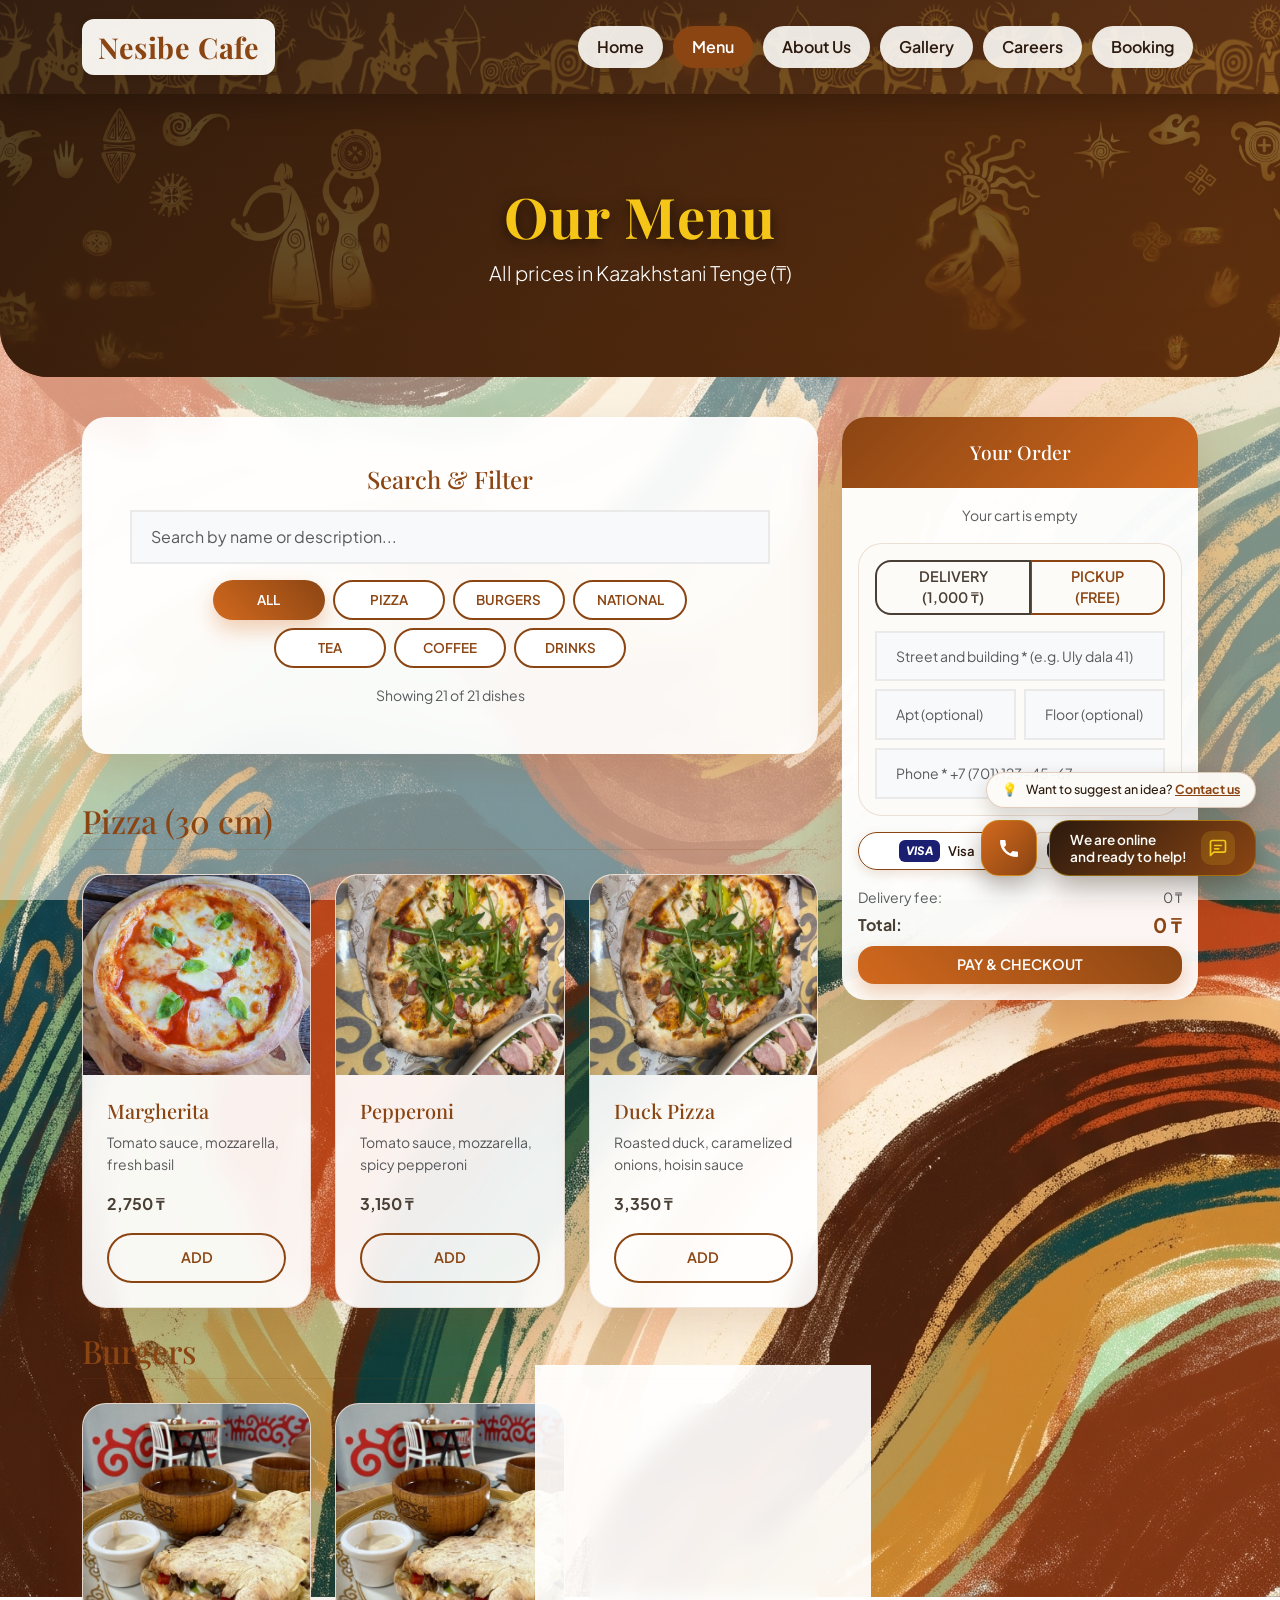
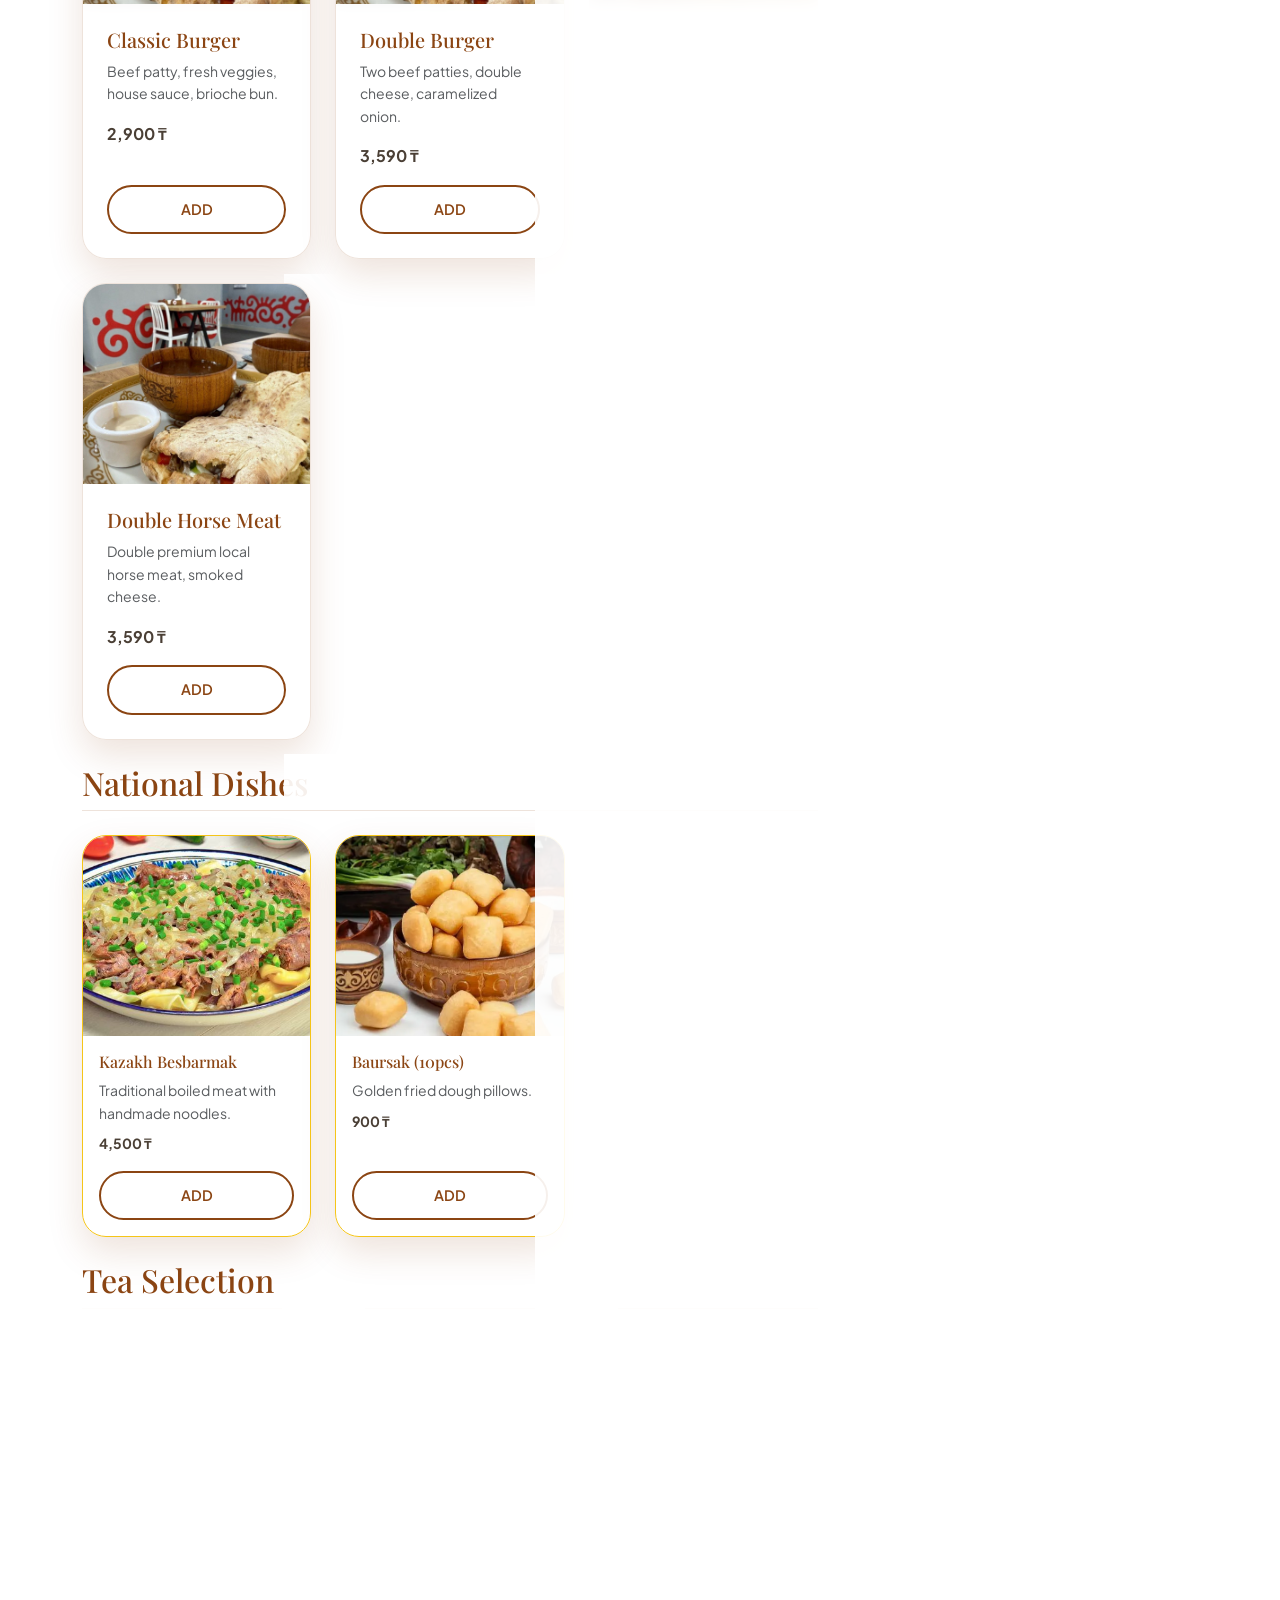
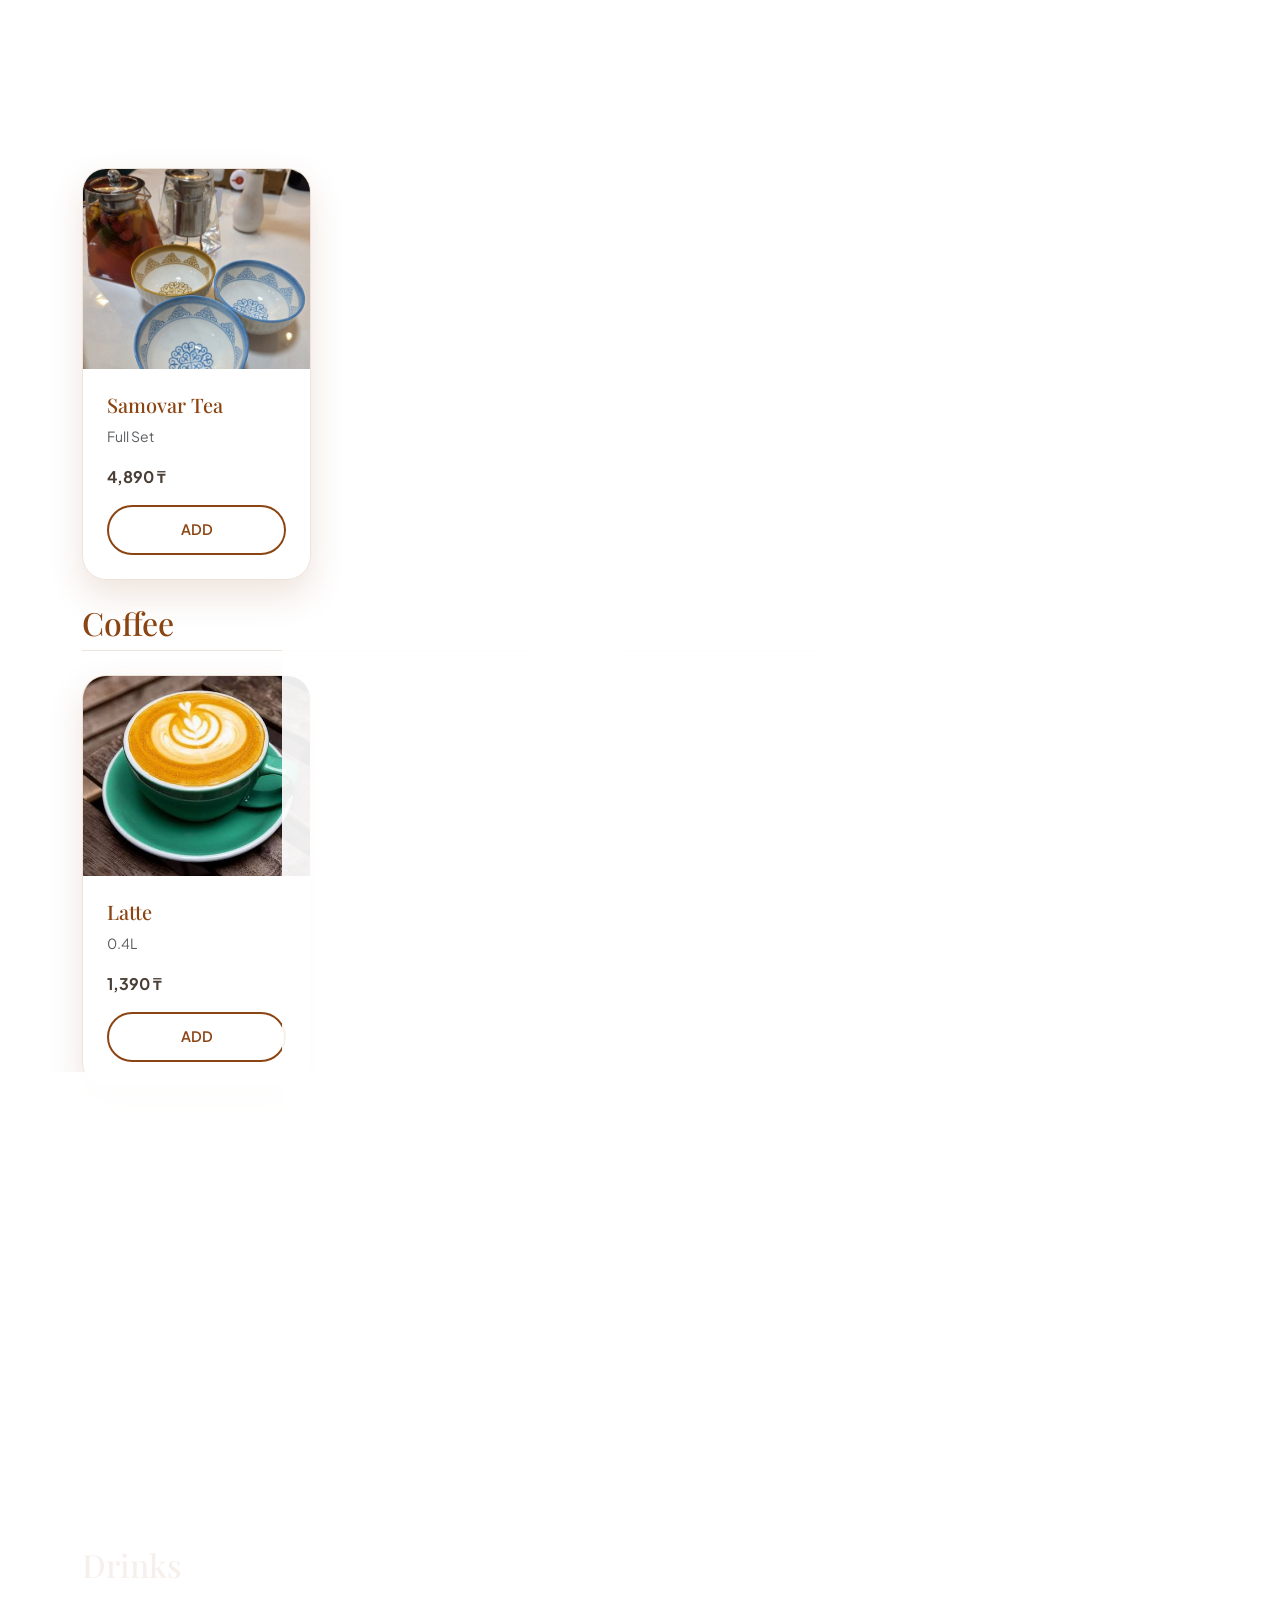
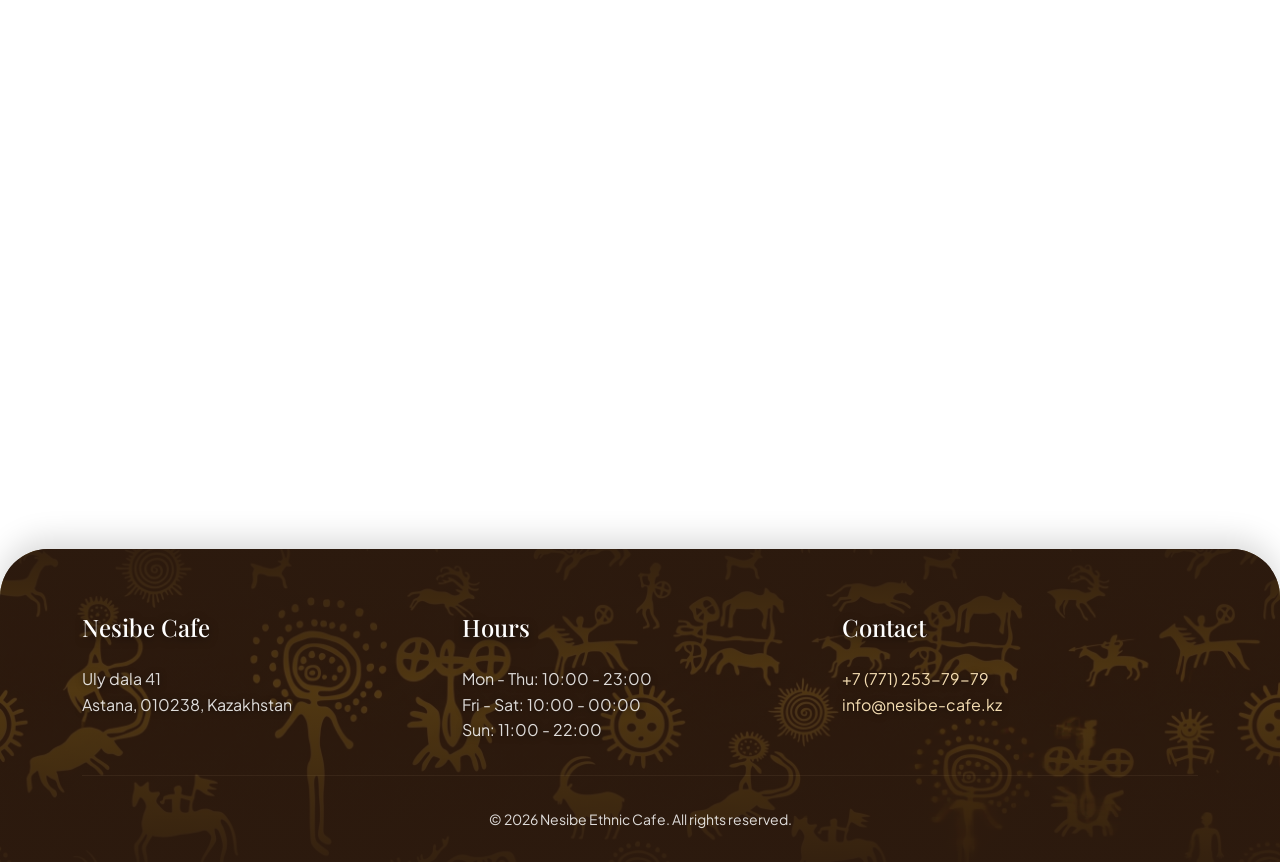
<file: menu.html>
<!DOCTYPE html>
<html lang="en">
<head>
  <meta charset="UTF-8">
  <meta name="viewport" content="width=device-width, initial-scale=1.0">
  <title>Nesibe Ethnic Cafe - Menu</title>
  <link href="https://cdn.jsdelivr.net/npm/bootstrap@5.3.3/dist/css/bootstrap.min.css" rel="stylesheet">
  <link rel="stylesheet" href="css/base.css">
  <style>
    main .premium-card {
      position: relative;
    }

    .dish-hover-overlay {
      position: absolute;
      top: 0;
      left: 0;
      right: 0;
      bottom: 72px;
      background: linear-gradient(160deg, rgba(44, 26, 14, 0.96) 0%, rgba(102, 48, 14, 0.94) 100%);
      backdrop-filter: blur(6px);
      color: #FDFBF7;
      padding: 1.15rem 1.2rem;
      opacity: 0;
      visibility: hidden;
      transform: translateY(8px);
      transition: opacity 0.25s ease, transform 0.25s ease, visibility 0.25s ease;
      z-index: 5;
      display: flex;
      flex-direction: column;
      justify-content: space-between;
      border-bottom: 1px solid rgba(245, 197, 24, 0.35);
      overflow-y: auto;
    }

    main .premium-card:hover .dish-hover-overlay,
    main .premium-card:focus-within .dish-hover-overlay {
      opacity: 1;
      visibility: visible;
      transform: translateY(0);
    }

    .dish-hover-title {
      font-family: 'Playfair Display', serif;
      font-size: 1.05rem;
      font-weight: 700;
      color: #F5C518;
      margin-bottom: 0.35rem;
      line-height: 1.2;
    }

    .dish-hover-meta {
      display: flex;
      flex-wrap: wrap;
      gap: 6px;
      margin-bottom: 0.65rem;
    }

    .dish-hover-badge {
      font-size: 0.7rem;
      font-weight: 700;
      padding: 2px 8px;
      border-radius: 50rem;
      background: rgba(245, 197, 24, 0.16);
      color: #F5DEB3;
      border: 1px solid rgba(245, 197, 24, 0.3);
    }

    .dish-hover-label {
      font-size: 0.68rem;
      text-transform: uppercase;
      letter-spacing: 0.06em;
      font-weight: 700;
      color: #F5C518;
      margin-bottom: 0.35rem;
    }

    .dish-hover-list {
      list-style: none;
      padding: 0;
      margin: 0;
      font-size: 0.8rem;
      line-height: 1.4;
      color: #FDFBF7;
    }

    .dish-hover-list li {
      position: relative;
      padding-left: 0.95rem;
      margin-bottom: 0.3rem;
    }

    .dish-hover-list li::before {
      content: "•";
      position: absolute;
      left: 0;
      color: #F5C518;
      font-weight: 700;
    }
  </style>
</head>
<body>

<nav class="navbar navbar-expand-lg sticky-top">
  <div class="container">
    <a class="navbar-brand" href="index.html">Nesibe Cafe</a>
    <button class="navbar-toggler border-0 shadow-none" type="button" data-bs-toggle="collapse" data-bs-target="#mainNav" aria-controls="mainNav" aria-expanded="false" aria-label="Toggle navigation">
      <span class="navbar-toggler-icon"></span>
    </button>
    <div class="collapse navbar-collapse" id="mainNav">
      <ul class="navbar-nav ms-auto mb-2 mb-lg-0 align-items-center">
        <li class="nav-item"><a class="nav-link" href="index.html">Home</a></li>
        <li class="nav-item"><a class="nav-link active" href="menu.html">Menu</a></li>
        <li class="nav-item"><a class="nav-link" href="about.html">About Us</a></li>
        <li class="nav-item"><a class="nav-link" href="gallery.html">Gallery</a></li>
        <li class="nav-item"><a class="nav-link" href="careers.html">Careers</a></li>
        <li class="nav-item"><a class="nav-link" href="booking.html">Booking</a></li>
      </ul>
    </div>
  </div>
</nav>

<header class="hero-section">
  <div class="container">
    <h1 class="display-4 fw-bold">Our Menu</h1>
    <p class="lead mb-0">All prices in Kazakhstani Tenge (₸)</p>
  </div>
</header>

<main class="container overlap-container mb-5">
  <div class="row g-4">

    <div class="col-lg-8">
      <div class="bg-brand-light mb-5">
        <h2 class="h4 text-brand text-center mb-3">Search &amp; Filter</h2>
        <input type="search" id="menu-search" class="form-control mb-3" maxlength="50" placeholder="Search by name or description..." autocomplete="off">

        <div class="d-flex flex-wrap justify-content-center gap-2 menu-filter-group">
          <button type="button" class="btn btn-brand category-btn" data-category="all">All</button>
          <button type="button" class="btn btn-outline-brand bg-white category-btn" data-category="pizza">Pizza</button>
          <button type="button" class="btn btn-outline-brand bg-white category-btn" data-category="burgers">Burgers</button>
          <button type="button" class="btn btn-outline-brand bg-white category-btn" data-category="national">National</button>
          <button type="button" class="btn btn-outline-brand bg-white category-btn" data-category="tea">Tea</button>
          <button type="button" class="btn btn-outline-brand bg-white category-btn" data-category="coffee">Coffee</button>
          <button type="button" class="btn btn-outline-brand bg-white category-btn" data-category="drinks">Drinks</button>
        </div>

        <p id="menu-count" class="text-muted small text-center mt-3 mb-0"></p>
      </div>

      <h2 class="border-bottom pb-2 mb-4 text-brand">Pizza (30 cm)</h2>
      <div class="row" data-cat="pizza">
        <div class="col-md-6 col-lg-4 mb-4">
          <div class="premium-card">
            <img src="images/margharitta.jpg" class="card-img-top" loading="lazy" alt="Margherita pizza">
            <div class="card-body">
              <h3 class="h5 text-brand">Margherita</h3>
              <p class="text-muted small mb-3">Tomato sauce, mozzarella, fresh basil</p>
              <div class="fw-bold mb-3 price-tag">2,750 ₸</div>
              <button type="button" class="btn btn-outline-brand w-100 mt-auto add-to-cart">Add</button>
            </div>
          </div>
        </div>
        <div class="col-md-6 col-lg-4 mb-4">
          <div class="premium-card">
            <img src="images/pizza.jpg" class="card-img-top" loading="lazy" alt="Pepperoni pizza">
            <div class="card-body">
              <h3 class="h5 text-brand">Pepperoni</h3>
              <p class="text-muted small mb-3">Tomato sauce, mozzarella, spicy pepperoni</p>
              <div class="fw-bold mb-3 price-tag">3,150 ₸</div>
              <button type="button" class="btn btn-outline-brand w-100 mt-auto add-to-cart">Add</button>
            </div>
          </div>
        </div>
        <div class="col-md-6 col-lg-4 mb-4">
          <div class="premium-card">
            <img src="images/pizza.jpg" class="card-img-top" loading="lazy" alt="Duck Pizza">
            <div class="card-body">
              <h3 class="h5 text-brand">Duck Pizza</h3>
              <p class="text-muted small mb-3">Roasted duck, caramelized onions, hoisin sauce</p>
              <div class="fw-bold mb-3 price-tag">3,350 ₸</div>
              <button type="button" class="btn btn-outline-brand w-100 mt-auto add-to-cart">Add</button>
            </div>
          </div>
        </div>
      </div>

      <h2 class="border-bottom pb-2 mb-4 text-brand">Burgers</h2>
      <div class="row" data-cat="burgers">
        <div class="col-md-6 col-lg-4 mb-4">
          <div class="premium-card">
            <img src="images/burger.jpg" class="card-img-top" loading="lazy" alt="Classic Burger">
            <div class="card-body">
              <h3 class="h5 text-brand">Classic Burger</h3>
              <p class="text-muted small mb-3">Beef patty, fresh veggies, house sauce, brioche bun.</p>
              <div class="fw-bold mb-3 price-tag">2,900 ₸</div>
              <button type="button" class="btn btn-outline-brand w-100 mt-auto add-to-cart">Add</button>
            </div>
          </div>
        </div>
        <div class="col-md-6 col-lg-4 mb-4">
          <div class="premium-card">
            <img src="images/burger.jpg" class="card-img-top" loading="lazy" alt="Double Burger">
            <div class="card-body">
              <h3 class="h5 text-brand">Double Burger</h3>
              <p class="text-muted small mb-3">Two beef patties, double cheese, caramelized onion.</p>
              <div class="fw-bold mb-3 price-tag">3,590 ₸</div>
              <button type="button" class="btn btn-outline-brand w-100 mt-auto add-to-cart">Add</button>
            </div>
          </div>
        </div>
        <div class="col-md-6 col-lg-4 mb-4">
          <div class="premium-card">
            <img src="images/burger.jpg" class="card-img-top" loading="lazy" alt="Horse Meat Burger">
            <div class="card-body">
              <h3 class="h5 text-brand">Horse Meat Burger</h3>
              <p class="text-muted small mb-3">Premium local horse meat, smoked cheese, signature sauce.</p>
              <div class="fw-bold mb-3 price-tag">2,990 ₸</div>
              <button type="button" class="btn btn-outline-brand w-100 mt-auto add-to-cart">Add</button>
            </div>
          </div>
        </div>
        <div class="col-md-6 col-lg-4 mb-4">
          <div class="premium-card">
            <img src="images/burger.jpg" class="card-img-top" loading="lazy" alt="Double Horse Meat">
            <div class="card-body">
              <h3 class="h5 text-brand">Double Horse Meat</h3>
              <p class="text-muted small mb-3">Double premium local horse meat, smoked cheese.</p>
              <div class="fw-bold mb-3 price-tag">3,590 ₸</div>
              <button type="button" class="btn btn-outline-brand w-100 mt-auto add-to-cart">Add</button>
            </div>
          </div>
        </div>
      </div>

      <h2 class="border-bottom pb-2 mb-4 text-brand">National Dishes</h2>
      <div class="row" id="menu-items"></div>

      <h2 class="border-bottom pb-2 mb-4 text-brand">Tea Selection</h2>
      <div class="row" data-cat="tea">
        <div class="col-md-6 col-lg-4 mb-4">
          <div class="premium-card">
            <img src="images/moroccan-tea.jpg" class="card-img-top" loading="lazy" alt="Moroccan Tea">
            <div class="card-body">
              <h3 class="h5 text-brand">Moroccan Tea</h3>
              <p class="text-muted small mb-3">Pot</p>
              <div class="fw-bold mb-3 price-tag">2,300 ₸</div>
              <button type="button" class="btn btn-outline-brand w-100 mt-auto add-to-cart">Add</button>
            </div>
          </div>
        </div>
        <div class="col-md-6 col-lg-4 mb-4">
          <div class="premium-card">
            <img src="images/gingertea.jpg" class="card-img-top" loading="lazy" alt="Ginger Tea">
            <div class="card-body">
              <h3 class="h5 text-brand">Ginger Tea</h3>
              <p class="text-muted small mb-3">Pot</p>
              <div class="fw-bold mb-3 price-tag">2,300 ₸</div>
              <button type="button" class="btn btn-outline-brand w-100 mt-auto add-to-cart">Add</button>
            </div>
          </div>
        </div>
        <div class="col-md-6 col-lg-4 mb-4">
          <div class="premium-card">
            <img src="images/kazakhtea.jpg" class="card-img-top" loading="lazy" alt="Kazakh Tea">
            <div class="card-body">
              <h3 class="h5 text-brand">Kazakh Tea</h3>
              <p class="text-muted small mb-3">Pot</p>
              <div class="fw-bold mb-3 price-tag">2,300 ₸</div>
              <button type="button" class="btn btn-outline-brand w-100 mt-auto add-to-cart">Add</button>
            </div>
          </div>
        </div>
        <div class="col-md-6 col-lg-4 mb-4">
          <div class="premium-card">
            <img src="images/tea-ceremony.jpg" class="card-img-top" loading="lazy" alt="Samovar Tea">
            <div class="card-body">
              <h3 class="h5 text-brand">Samovar Tea</h3>
              <p class="text-muted small mb-3">Full Set</p>
              <div class="fw-bold mb-3 price-tag">4,890 ₸</div>
              <button type="button" class="btn btn-outline-brand w-100 mt-auto add-to-cart">Add</button>
            </div>
          </div>
        </div>
      </div>

      <h2 class="border-bottom pb-2 mb-4 text-brand">Coffee</h2>
      <div class="row" data-cat="coffee">
        <div class="col-md-6 col-lg-4 mb-4">
          <div class="premium-card">
            <img src="images/latte.jpg" class="card-img-top" loading="lazy" alt="Latte">
            <div class="card-body">
              <h3 class="h5 text-brand">Latte</h3>
              <p class="text-muted small mb-3">0.4L</p>
              <div class="fw-bold mb-3 price-tag">1,390 ₸</div>
              <button type="button" class="btn btn-outline-brand w-100 mt-auto add-to-cart">Add</button>
            </div>
          </div>
        </div>
        <div class="col-md-6 col-lg-4 mb-4">
          <div class="premium-card">
            <img src="images/cappuccino.jpg" class="card-img-top" loading="lazy" alt="Cappuccino">
            <div class="card-body">
              <h3 class="h5 text-brand">Cappuccino</h3>
              <p class="text-muted small mb-3">0.4L</p>
              <div class="fw-bold mb-3 price-tag">1,390 ₸</div>
              <button type="button" class="btn btn-outline-brand w-100 mt-auto add-to-cart">Add</button>
            </div>
          </div>
        </div>
        <div class="col-md-6 col-lg-4 mb-4">
          <div class="premium-card">
            <img src="images/americano.jpg" class="card-img-top" loading="lazy" alt="Americano">
            <div class="card-body">
              <h3 class="h5 text-brand">Americano</h3>
              <p class="text-muted small mb-3">0.4L</p>
              <div class="fw-bold mb-3 price-tag">1,290 ₸</div>
              <button type="button" class="btn btn-outline-brand w-100 mt-auto add-to-cart">Add</button>
            </div>
          </div>
        </div>
        <div class="col-md-6 col-lg-4 mb-4">
          <div class="premium-card">
            <img src="images/espresso.jpg" class="card-img-top" loading="lazy" alt="Espresso">
            <div class="card-body">
              <h3 class="h5 text-brand">Espresso</h3>
              <p class="text-muted small mb-3">0.3L</p>
              <div class="fw-bold mb-3 price-tag">750 ₸</div>
              <button type="button" class="btn btn-outline-brand w-100 mt-auto add-to-cart">Add</button>
            </div>
          </div>
        </div>
      </div>

      <h2 class="border-bottom pb-2 mb-4 text-brand">Drinks</h2>
      <div class="row" data-cat="drinks">
        <div class="col-md-6 col-lg-4 mb-4">
          <div class="premium-card">
            <img src="images/lemonade.jpg" class="card-img-top" loading="lazy" alt="Lemonade">
            <div class="card-body">
              <h3 class="h5 text-brand">Lemonade</h3>
              <p class="text-muted small mb-3">1L</p>
              <div class="fw-bold mb-3 price-tag">2,600 ₸</div>
              <button type="button" class="btn btn-outline-brand w-100 mt-auto add-to-cart">Add</button>
            </div>
          </div>
        </div>
        <div class="col-md-6 col-lg-4 mb-4">
          <div class="premium-card">
            <img src="images/milkshake.jpg" class="card-img-top" loading="lazy" alt="Milkshake">
            <div class="card-body">
              <h3 class="h5 text-brand">Milkshake</h3>
              <p class="text-muted small mb-3">Standard</p>
              <div class="fw-bold mb-3 price-tag">1,800 ₸</div>
              <button type="button" class="btn btn-outline-brand w-100 mt-auto add-to-cart">Add</button>
            </div>
          </div>
        </div>
        <div class="col-md-6 col-lg-4 mb-4">
          <div class="premium-card">
            <img src="images/smoothie.jpg" class="card-img-top" loading="lazy" alt="Smoothie">
            <div class="card-body">
              <h3 class="h5 text-brand">Smoothie</h3>
              <p class="text-muted small mb-3">Fresh Fruit</p>
              <div class="fw-bold mb-3 price-tag">2,490 ₸</div>
              <button type="button" class="btn btn-outline-brand w-100 mt-auto add-to-cart">Add</button>
            </div>
          </div>
        </div>
      </div>
    </div>

    <div class="col-lg-4">
      <div class="cart-widget">
        <div class="cart-header">
          <h3 class="h5 mb-0">Your Order</h3>
        </div>
        <div class="p-3">

          <div id="cart-items" class="mb-2" style="max-height: 185px; overflow-y: auto;">
            <p id="empty-cart-msg" class="text-muted text-center small mb-2">Your cart is empty</p>
          </div>

          <div class="border rounded-3 p-3 mb-3 bg-light">
            <div class="btn-group w-100 mb-2" role="group" aria-label="Order Method">
              <input type="radio" class="btn-check" name="order-method" id="method-delivery" value="delivery" checked>
              <label class="btn btn-outline-brand btn-sm rounded-start-2 py-1 fw-semibold" for="method-delivery">Delivery (1,000 ₸)</label>

              <input type="radio" class="btn-check" name="order-method" id="method-pickup" value="pickup">
              <label class="btn btn-outline-brand btn-sm rounded-end-2 py-1 fw-semibold" for="method-pickup">Pickup (Free)</label>
            </div>

            <div id="pickup-note" class="small text-muted bg-white border rounded-2 px-2 py-1 mb-2 d-none">
              Pickup: <strong class="text-dark">Uly dala 41, Astana</strong> (~30 min)
            </div>

            <div id="delivery-address-fields">
              <input type="text" id="delivery-street" class="form-control form-control-sm rounded-2 mb-2"
                     minlength="5" maxlength="100"
                     placeholder="Street and building * (e.g. Uly dala 41)" autocomplete="street-address" required>

              <div class="row g-2 mb-2">
                <div class="col-6">
                  <input type="text" id="delivery-apt" class="form-control form-control-sm rounded-2"
                         maxlength="6"
                         placeholder="Apt (optional)" autocomplete="address-line2">
                </div>
                <div class="col-6">
                  <input type="text" id="delivery-floor" class="form-control form-control-sm rounded-2"
                         maxlength="3"
                         placeholder="Floor (optional)" autocomplete="off">
                </div>
              </div>
            </div>

            <input type="tel" id="delivery-phone" class="form-control form-control-sm rounded-2" maxlength="18"
                   placeholder="Phone * +7 (701) 123-45-67" autocomplete="tel" required>
          </div>

          <div class="row g-2 mb-3" id="payment-methods">
            <div class="col-6">
              <label class="payment-box active w-100">
                <input type="radio" name="payment-method" value="Visa" checked class="d-none">
                <span class="pay-badge pay-visa">VISA</span>
                <span>Visa</span>
              </label>
            </div>
            <div class="col-6">
              <label class="payment-box w-100">
                <input type="radio" name="payment-method" value="Mastercard" class="d-none">
                <span class="pay-badge pay-mc"><span class="mc-dot mc-red"></span><span class="mc-dot mc-orange"></span></span>
                <span>Mastercard</span>
              </label>
            </div>
          </div>

          <div class="d-flex justify-content-between align-items-center small text-muted mb-1">
            <span id="fee-label">Delivery fee:</span>
            <span id="delivery-fee">0 ₸</span>
          </div>
          <div class="d-flex justify-content-between align-items-center mb-2">
            <span class="fw-bold">Total:</span>
            <span id="cart-total" class="h5 fw-bold text-brand mb-0">0 ₸</span>
          </div>

          <button type="button" id="checkout-btn" class="btn btn-brand rounded-2 w-100 py-2">Pay &amp; Checkout</button>
          <div id="checkout-message"></div>

        </div>
      </div>
    </div>

  </div>
</main>

<footer>
  <div class="container">
    <div class="row g-4 text-center text-md-start">
      <div class="col-md-4">
        <h4>Nesibe Cafe</h4>
        <p class="mb-0">Uly dala 41<br>Astana, 010238, Kazakhstan</p>
      </div>
      <div class="col-md-4">
        <h4>Hours</h4>
        <p class="mb-0">Mon - Thu: 10:00 - 23:00<br>Fri - Sat: 10:00 - 00:00<br>Sun: 11:00 - 22:00</p>
      </div>
      <div class="col-md-4">
        <h4>Contact</h4>
        <p class="mb-0"><a href="tel:+77712537979">+7 (771) 253-79-79</a><br><a href="mailto:info@nesibe-cafe.kz">info@nesibe-cafe.kz</a></p>
      </div>
    </div>
    <hr class="footer-divider">
    <div class="text-center small">&copy; <span id="year"></span> Nesibe Ethnic Cafe. All rights reserved.</div>
  </div>
</footer>

<script src="https://cdn.jsdelivr.net/npm/bootstrap@5.3.3/dist/js/bootstrap.bundle.min.js"></script>
<script src="https://code.jquery.com/jquery-3.7.1.min.js"></script>
<script src="js/menu.js" defer></script>
<script src="js/widget.js" defer></script>
<script>
  document.getElementById('year').textContent = new Date().getFullYear();

  (function () {
    const DISH_SPECS = {
      'Margherita': {
        meta: ['450 g', '30 cm', '15 min'],
        items: [
          'Hand-stretched thin dough',
          'Ripe tomato signature sauce',
          'Stretchy mozzarella cheese',
          'Fresh basil leaves & olive oil'
        ]
      },
      'Pepperoni': {
        meta: ['490 g', '30 cm', '15 min'],
        items: [
          'Crispy stone-baked dough',
          'Spicy halal beef pepperoni',
          'Melted mozzarella & oregano',
          'Rich tomato base sauce'
        ]
      },
      'Duck Pizza': {
        meta: ['520 g', '30 cm', '20 min'],
        items: [
          'Tender roasted duck fillet',
          'Sweet caramelized onions',
          'Mozzarella & hoisin glaze',
          'Hand-stretched thin crust'
        ]
      },
      'Classic Burger': {
        meta: ['340 g', 'Halal', '15 min'],
        items: [
          'Juicy 100% halal beef patty',
          'Toasted butter brioche bun',
          'Cheddar, lettuce, tomato, pickles',
          'Signature house burger sauce'
        ]
      },
      'Double Burger': {
        meta: ['460 g', 'Halal', '15 min'],
        items: [
          'Two flame-grilled beef patties',
          'Double melted cheddar cheese',
          'Caramelized onion & pickles',
          'Soft toasted brioche bun'
        ]
      },
      'Horse Meat Burger': {
        meta: ['350 g', 'Halal', '15 min'],
        items: [
          '100% local farm horse meat patty',
          'Smoked cheese & pickled red onion',
          'Crisp greens & signature sauce',
          'Warm artisan brioche bun'
        ]
      },
      'Double Horse Meat': {
        meta: ['480 g', 'Halal', '18 min'],
        items: [
          'Double local farm horse meat',
          'Double layer of smoked cheese',
          'Pickled red onions & greens',
          'Smoky house dressing on brioche'
        ]
      },
      'Besbarmak': {
        meta: ['650 g', 'Halal', '25 min'],
        items: [
          'Slow-boiled horse meat & beef',
          'Artisanal kazy slices',
          'Hand-rolled thin dough sheets',
          'Fragrant onion broth (tuzdyk)'
        ]
      },
      'Kuyrdak': {
        meta: ['420 g', 'Halal', '20 min'],
        items: [
          'Pan-roasted fresh meat & liver',
          'Golden fried farm potatoes',
          'Sweet onions, garlic & herbs',
          'Traditional Kazakh spices'
        ]
      },
      'Baursak': {
        meta: ['250 g', 'Fresh', '10 min'],
        items: [
          'Airy golden fried dough pillows',
          'Prepared fresh on farm milk',
          'Light, soft texture inside',
          'Classic Kazakh tea companion'
        ]
      },
      'Manti': {
        meta: ['380 g', '5 pcs', '20 min'],
        items: [
          'Hand-chopped juicy beef filling',
          'Sweet onions & black pepper',
          'Thin steamed artisan dough',
          'Served with cool sour cream'
        ]
      },
      'Plov': {
        meta: ['450 g', 'Halal', '15 min'],
        items: [
          'Fragrant rice cooked in kazan',
          'Tender braised beef chunks',
          'Yellow carrots, chickpeas & garlic',
          'Traditional Eastern spices'
        ]
      },
      'Shelpek': {
        meta: ['200 g', 'Fresh', '10 min'],
        items: [
          'Thin golden fried flatbreads',
          'Kneaded on fresh farm milk',
          'Crisp edges & soft center',
          'Served warm to the table'
        ]
      },
      'Kazy': {
        meta: ['220 g', 'Halal', '10 min'],
        items: [
          'Cured & boiled horse-meat delicacy',
          'Seasoned with garlic & black pepper',
          'Sliced & served chilled or warm',
          'Garnished with sweet onion rings'
        ]
      },
      'Moroccan Tea': {
        meta: ['800 ml', 'Pot', '7 min'],
        items: [
          'Selected green leaf tea',
          'Fresh mint, orange & lime',
          'Cinnamon sticks & cloves',
          'Natural wildflower honey'
        ]
      },
      'Ginger Tea': {
        meta: ['800 ml', 'Pot', '7 min'],
        items: [
          'Freshly grated ginger root',
          'Juicy lemon & orange slices',
          'Natural flower honey',
          'Warming vitamin infusion'
        ]
      },
      'Kazakh Tea': {
        meta: ['800 ml', 'Pot', '5 min'],
        items: [
          'Strong black granulated & leaf tea',
          'Warm natural farm milk',
          'Rich amber color & aroma',
          'Brewed in traditional style'
        ]
      },
      'Samovar Tea': {
        meta: ['2.5 L', 'Full Set', '10 min'],
        items: [
          'Hot brass samovar for groups',
          'Assorted dried fruits & nuts',
          'Navat crystal sugar & sweets',
          'Traditional piala service'
        ]
      },
      'Latte': {
        meta: ['400 ml', 'Hot', '4 min'],
        items: [
          'Double shot 100% Arabica',
          'Velvety steamed farm milk',
          'Delicate silky microfoam',
          'Mild creamy coffee balance'
        ]
      },
      'Cappuccino': {
        meta: ['400 ml', 'Hot', '4 min'],
        items: [
          'Rich dark-roast Arabica espresso',
          'Dense airy steamed milk foam',
          'Balanced coffee-to-milk ratio',
          'Optional cinnamon or cocoa'
        ]
      },
      'Americano': {
        meta: ['400 ml', 'Hot', '3 min'],
        items: [
          'Freshly ground 100% Arabica',
          'Double espresso + filtered water',
          'Clean, bold aroma & crema',
          'Zero sugar or additives'
        ]
      },
      'Espresso': {
        meta: ['300 ml', 'Hot', '3 min'],
        items: [
          '100% specialty Arabica beans',
          'Rich golden crema layer',
          'Deep chocolate-nutty notes',
          'Quick energizing roast'
        ]
      },
      'Lemonade': {
        meta: ['1,000 ml', 'Cold', '5 min'],
        items: [
          'Freshly squeezed lemon juice',
          'Crushed garden mint leaves',
          'Sparkling chilled water & ice',
          'Natural house fruit syrup'
        ]
      },
      'Milkshake': {
        meta: ['350 ml', 'Cold', '5 min'],
        items: [
          'Natural creamy vanilla ice cream',
          'Chilled local farm milk',
          'Whipped to thick airy texture',
          'Topped with light cream'
        ]
      },
      'Smoothie': {
        meta: ['350 ml', 'Cold', '5 min'],
        items: [
          'Ripe seasonal berries & banana',
          'Natural freshly pressed juice',
          'No artificial syrups or sugar',
          'Chilled vitamin blend'
        ]
      }
    };

    function attachHoverOverlay(card) {
      if (!card || card.querySelector('.dish-hover-overlay')) return;
      const titleEl = card.querySelector('h3');
      const descEl = card.querySelector('p');
      if (!titleEl) return;

      const title = titleEl.textContent.trim();
      const fallbackText = descEl ? descEl.textContent.trim() : '';

      const spec = DISH_SPECS[title] || {
        meta: [fallbackText || 'Fresh', 'Halal'],
        items: fallbackText
                ? fallbackText.split(',').map(s => s.trim().replace(/\.$/, '')).filter(Boolean)
                : ['Prepared fresh to order', 'Locally sourced ingredients']
      };

      const overlay = document.createElement('div');
      overlay.className = 'dish-hover-overlay';
      overlay.innerHTML = `
        <div>
          <div class="dish-hover-title">${title}</div>
          <div class="dish-hover-meta">
            ${spec.meta.map(m => `<span class="dish-hover-badge">${m}</span>`).join('')}
          </div>
          <div class="dish-hover-label">Composition &amp; Info</div>
          <ul class="dish-hover-list">
            ${spec.items.map(item => `<li>${item}</li>`).join('')}
          </ul>
        </div>
      `;
      card.appendChild(overlay);
    }

    function initAllCards() {
      document.querySelectorAll('main .premium-card').forEach(attachHoverOverlay);
    }

    initAllCards();

    const dynamicContainer = document.getElementById('menu-items');
    if (dynamicContainer) {
      const observer = new MutationObserver(initAllCards);
      observer.observe(dynamicContainer, { childList: true, subtree: true });
    }
  })();
</script>
</body>
</html>
</file>
<file: css/base.css>
@import url('https://fonts.googleapis.com/css2?family=Playfair+Display:ital,wght@0,600;0,700;1,600&family=Plus+Jakarta+Sans:wght@400;500;600;700&display=swap');

/* ==========================================================================
   Nesibe Ethnic Cafe — Bootstrap 5 Theme Architecture
   Custom design tokens, component overrides & ethnic Kazakh branding
   ========================================================================== */

:root {
    /* --- Brand Design Tokens --- */
    --brand-primary: #8B4513;
    --brand-secondary: #D2691E;
    --brand-dark: #2C1A0E;
    --brand-light: rgba(253, 251, 247, 0.95);
    --brand-cream: #FDFBF7;
    --brand-accent: #F5DEB3;
    --brand-gold: #F5C518;
    --text-main: #4A3F35;
    --shadow-soft: 0 15px 35px rgba(139, 69, 19, 0.15);
    --shadow-hover: 0 25px 50px rgba(139, 69, 19, 0.25);
    --radius-lg: 1.5rem;
    --radius-md: 1rem;

    /* --- Bootstrap 5 Theme Overrides --- */
    --bs-primary: #8B4513;
    --bs-primary-rgb: 139, 69, 19;
    --bs-secondary: #D2691E;
    --bs-secondary-rgb: 210, 105, 30;
    --bs-dark: #2C1A0E;
    --bs-dark-rgb: 44, 26, 14;
    --bs-warning: #F5C518;
    --bs-warning-rgb: 245, 197, 24;
    --bs-danger: #dc3545;
    --bs-danger-rgb: 220, 53, 69;
    --bs-success: #198754;
    --bs-success-rgb: 25, 135, 84;
    --bs-light: #FDFBF7;
    --bs-light-rgb: 253, 251, 247;
    --bs-body-color: #4A3F35;
    --bs-body-font-family: 'Plus Jakarta Sans', sans-serif;
    --bs-body-line-height: 1.6;
    --bs-border-color: rgba(139, 69, 19, 0.15);
    --bs-border-radius: 1rem;
    --bs-border-radius-lg: 1.5rem;
    --bs-border-radius-pill: 50rem;
    --bs-focus-ring-color: rgba(210, 105, 30, 0.25);
}

/* ==========================================================================
   Body & Background
   ========================================================================== */
body {
    background: url('../images/bg-texture.jpg') no-repeat center center fixed;
    background-size: cover;
    color: var(--bs-body-color);
    font-family: var(--bs-body-font-family);
    line-height: var(--bs-body-line-height);
    position: relative;
    min-height: 100vh;
}

body::before {
    content: "";
    position: fixed;
    inset: 0;
    background: rgba(253, 251, 247, 0.45);
    z-index: -1;
    pointer-events: none;
}

/* ==========================================================================
   Typography
   ========================================================================== */
h1, h2, h3, h4, h5, h6, .navbar-brand {
    font-family: 'Playfair Display', serif;
    color: var(--bs-dark);
}

.font-playfair {
    font-family: 'Playfair Display', serif;
}

/* ==========================================================================
   Custom Scrollbar with Golden Sun Petroglyph
   ========================================================================== */
::-webkit-scrollbar {
    width: 18px;
}

::-webkit-scrollbar-track {
    background: var(--bs-dark);
    border-left: 1px solid rgba(245, 222, 179, 0.15);
}

::-webkit-scrollbar-thumb {
    background:
            url("data:image/svg+xml,%3Csvg xmlns='http://www.w3.org/2000/svg' viewBox='0 0 32 32'%3E%3Cg fill='none' stroke='%23F5C518' stroke-width='2.5' stroke-linecap='round'%3E%3Ccircle cx='16' cy='16' r='6'/%3E%3Cpath d='M16 2v5M16 25v5M2 16h5M25 16h5M6 6l3.5 3.5M22.5 22.5L26 26M26 6l-3.5 3.5M9.5 22.5L6 26'/%3E%3C/g%3E%3C/svg%3E")
            center / 14px 14px no-repeat,
            linear-gradient(180deg, var(--bs-secondary), var(--bs-primary));
    border: 3px solid var(--bs-dark);
    border-radius: 20px;
    min-height: 50px;
}

::-webkit-scrollbar-thumb:hover {
    background:
            url("data:image/svg+xml,%3Csvg xmlns='http://www.w3.org/2000/svg' viewBox='0 0 32 32'%3E%3Cg fill='none' stroke='%232C1A0E' stroke-width='2.5' stroke-linecap='round'%3E%3Ccircle cx='16' cy='16' r='6'/%3E%3Cpath d='M16 2v5M16 25v5M2 16h5M25 16h5M6 6l3.5 3.5M22.5 22.5L26 26M26 6l-3.5 3.5M9.5 22.5L6 26'/%3E%3C/g%3E%3C/svg%3E")
            center / 14px 14px no-repeat,
            var(--brand-accent);
}

::-webkit-scrollbar-button {
    display: none;
}

html {
    scrollbar-width: thin;
    scrollbar-color: var(--bs-primary) var(--bs-dark);
}

/* ==========================================================================
   Bootstrap Navbar Customization with Petroglyphs Texture
   ========================================================================== */
.navbar {
    position: sticky !important;
    top: 0;
    z-index: 1030;
    isolation: isolate;
    background: var(--bs-dark) !important;
    padding: 1.2rem 0;
    box-shadow: 0 8px 30px rgba(0, 0, 0, 0.25);
    border-bottom: none !important;
}

.navbar::before {
    content: "";
    position: absolute;
    inset: 0;
    background: url('../images/ty.jpg') left 20% / auto 150% repeat-x !important;
    background-attachment: scroll;
    opacity: 0.5;
    z-index: -2;
}

.navbar::after {
    content: "";
    position: absolute;
    inset: 0;
    background: linear-gradient(
            135deg,
            rgba(44, 26, 14, 0.65) 0%,
            rgba(139, 69, 19, 0.40) 100%
    );
    z-index: -1;
}

.navbar-brand {
    font-size: 1.8rem;
    font-weight: 700;
    color: var(--bs-primary) !important;
    letter-spacing: 0.02em;
    background: rgba(253, 251, 247, 0.95);
    padding: 0.3rem 1rem;
    border-radius: 12px;
    box-shadow: 0 2px 10px rgba(0, 0, 0, 0.1);
}

.nav-link {
    font-weight: 600;
    color: var(--bs-dark) !important;
    margin: 0 0.3rem;
    transition: all 0.3s ease;
    padding: 0.5rem 1.2rem !important;
    border-radius: 50px;
    background: rgba(253, 251, 247, 0.9);
    box-shadow: 0 2px 8px rgba(0, 0, 0, 0.05);
}

.nav-link:hover {
    background: var(--bs-primary) !important;
    color: white !important;
    transform: translateY(-2px);
}

.nav-link.active {
    background: var(--bs-primary) !important;
    color: white !important;
    box-shadow: 0 4px 15px rgba(139, 69, 19, 0.4);
}

.navbar-toggler {
    background: rgba(253, 251, 247, 0.95) !important;
    padding: 0.5rem;
    border-radius: 8px;
    box-shadow: 0 2px 8px rgba(0, 0, 0, 0.1);
}

/* ==========================================================================
   Hero Section with Petroglyphs Texture (Content Placed Below Hero)
   ========================================================================== */
.hero-section h1 {
    color: var(--brand-gold, #F5C518) !important;
    text-shadow: 0 3px 14px rgba(0, 0, 0, 0.6);
    letter-spacing: 0.02em;
}

.hero-section {
    position: relative;
    overflow: hidden;
    isolation: isolate;
    background: var(--bs-dark);
    padding: 5.5rem 0;
    color: white;
    text-align: center;
    border-radius: 0 0 3rem 3rem;
    box-shadow: inset 0 -20px 50px rgba(0, 0, 0, 0.2);
}

.hero-section::before {
    content: "";
    position: absolute;
    inset: 0;
    background: url('../images/nab.jpg') center / cover no-repeat;
    opacity: 0.5;
    z-index: -2;
}

.hero-section::after {
    content: "";
    position: absolute;
    inset: 0;
    background: linear-gradient(
            135deg,
            rgba(44, 26, 14, 0.65) 0%,
            rgba(139, 69, 19, 0.40) 100%
    );
    z-index: -1;
}

.overlap-container {
    margin-top: 2.5rem;
    position: relative;
    z-index: 10;
}

/* ==========================================================================
   Bootstrap Cards & Premium Card Components
   ========================================================================== */
.premium-card {
    --bs-card-bg: rgba(255, 255, 255, 0.92);
    --bs-card-border-color: rgba(139, 69, 19, 0.15);
    --bs-card-border-radius: var(--bs-border-radius-lg);
    --bs-card-box-shadow: var(--shadow-soft);
    background: var(--bs-card-bg);
    backdrop-filter: blur(10px);
    border: 1px solid var(--bs-card-border-color);
    border-radius: var(--bs-card-border-radius);
    box-shadow: var(--bs-card-box-shadow);
    transition: all 0.4s cubic-bezier(0.165, 0.84, 0.44, 1);
    height: 100%;
    overflow: hidden;
    display: flex;
    flex-direction: column;
}

.premium-card:hover {
    transform: translateY(-8px);
    box-shadow: var(--shadow-hover);
}

.card-img-top {
    height: 200px;
    object-fit: cover;
    transition: transform 0.8s ease;
}

.premium-card:hover .card-img-top {
    transform: scale(1.05);
}

.card-body {
    padding: 1.5rem;
    display: flex;
    flex-direction: column;
    flex-grow: 1;
}

/* ==========================================================================
   Gallery Interior Multi-Photo & Playroom Switcher
   ========================================================================== */
.interior-carousel-img {
    height: 330px;
    object-fit: cover;
}

.interior-caption-badge {
    position: absolute;
    left: 14px;
    bottom: 14px;
    background: rgba(44, 26, 14, 0.82);
    backdrop-filter: blur(6px);
    color: var(--brand-cream);
    font-size: 0.8rem;
    font-weight: 600;
    padding: 0.35rem 0.9rem;
    border-radius: 50rem;
    border: 1px solid rgba(245, 197, 24, 0.35);
}

.interior-thumb-btn {
    width: 100%;
    padding: 4px;
    border-radius: 0.85rem;
    border: 2px solid transparent;
    background: rgba(255, 255, 255, 0.9);
    box-shadow: 0 4px 12px rgba(44, 26, 14, 0.08);
    display: flex;
    flex-direction: column;
    align-items: center;
    gap: 4px;
    cursor: pointer;
    transition: all 0.2s ease;
}

.interior-thumb-btn img {
    width: 100%;
    height: 52px;
    object-fit: cover;
    border-radius: 0.6rem;
}

.interior-thumb-btn span {
    font-size: 0.72rem;
    font-weight: 700;
    color: var(--bs-dark);
    line-height: 1.15;
}

.interior-thumb-btn:hover,
.interior-thumb-btn.active {
    border-color: var(--bs-primary);
    transform: translateY(-2px);
    box-shadow: 0 6px 16px rgba(139, 69, 19, 0.2);
}

.interior-thumb-btn.active span {
    color: var(--bs-primary);
}

/* ==========================================================================
   Bootstrap Button Custom Variants (.btn-brand, .btn-outline-brand)
   ========================================================================== */
.btn-brand {
    --bs-btn-color: #fff;
    --bs-btn-bg: linear-gradient(45deg, var(--bs-secondary), var(--bs-primary));
    --bs-btn-border-color: transparent;
    --bs-btn-hover-color: #fff;
    --bs-btn-hover-bg: linear-gradient(45deg, var(--bs-primary), var(--bs-secondary));
    --bs-btn-border-radius: var(--bs-border-radius-pill);
    --bs-btn-padding-x: 2rem;
    --bs-btn-padding-y: 0.8rem;
    --bs-btn-font-weight: 600;
    --bs-btn-box-shadow: 0 10px 20px rgba(210, 105, 30, 0.3);
    background: var(--bs-btn-bg);
    color: var(--bs-btn-color);
    border: none;
    border-radius: var(--bs-btn-border-radius);
    padding: var(--bs-btn-padding-y) var(--bs-btn-padding-x);
    font-weight: var(--bs-btn-font-weight);
    box-shadow: var(--bs-btn-box-shadow);
    transition: all 0.3s ease;
    text-transform: uppercase;
    font-size: 0.9rem;
    display: inline-block;
}

.btn-brand:hover, .btn-brand:focus {
    transform: translateY(-2px);
    box-shadow: 0 15px 25px rgba(210, 105, 30, 0.4);
    color: white;
}

.btn-outline-brand {
    --bs-btn-color: var(--bs-primary);
    --bs-btn-border-color: var(--bs-primary);
    --bs-btn-hover-color: #fff;
    --bs-btn-hover-bg: var(--bs-primary);
    --bs-btn-border-radius: var(--bs-border-radius-pill);
    --bs-btn-padding-x: 2rem;
    --bs-btn-padding-y: 0.75rem;
    --bs-btn-font-weight: 600;
    background: transparent;
    color: var(--bs-btn-color);
    border: 2px solid var(--bs-btn-border-color);
    border-radius: var(--bs-btn-border-radius);
    padding: var(--bs-btn-padding-y) var(--bs-btn-padding-x);
    font-weight: var(--bs-btn-font-weight);
    transition: all 0.3s ease;
    text-transform: uppercase;
    font-size: 0.9rem;
    display: inline-block;
}

.btn-outline-brand:hover, .btn-outline-brand:focus {
    background: var(--bs-btn-hover-bg);
    color: var(--bs-btn-hover-color);
}

/* ==========================================================================
   Bootstrap Form Controls & Inputs
   ========================================================================== */
.form-control, .form-select {
    --bs-border-color: #eaeaea;
    --bs-border-radius: var(--bs-border-radius);
    --bs-body-bg: rgba(248, 249, 250, 0.95);
    border-width: 2px;
    padding: 0.8rem 1.2rem;
    transition: border-color 0.2s ease-in-out, box-shadow 0.2s ease-in-out, background-color 0.2s ease-in-out;
}

.form-control:focus, .form-select:focus {
    border-color: var(--bs-secondary);
    box-shadow: 0 0 0 0.25rem rgba(210, 105, 30, 0.15);
    background-color: #fff;
}

.form-control.is-invalid, .form-select.is-invalid {
    border-color: var(--bs-danger, #dc3545);
}

.form-control.is-invalid:focus, .form-select.is-invalid:focus {
    border-color: var(--bs-danger, #dc3545);
    box-shadow: 0 0 0 0.25rem rgba(220, 53, 69, 0.2);
}

.form-control.is-valid, .form-select.is-valid {
    border-color: var(--bs-success, #198754);
}

.form-control.is-valid:focus, .form-select.is-valid:focus {
    border-color: var(--bs-success, #198754);
    box-shadow: 0 0 0 0.25rem rgba(25, 135, 84, 0.2);
}

.error-msg {
    font-size: 0.8rem;
    font-weight: 500;
    line-height: 1.3;
    padding-left: 0.5rem;
}

label {
    font-weight: 600;
    color: var(--bs-dark);
    margin-bottom: 0.5rem;
}

fieldset.border {
    border: 1px solid rgba(139, 69, 19, 0.2) !important;
}

/* ==========================================================================
   Components: Info Card, Static Block, Event Header, Comments
   ========================================================================== */
.contact-info-card {
    background: linear-gradient(135deg, var(--bs-dark), var(--bs-primary));
    color: white;
    border-radius: var(--bs-border-radius-lg);
    box-shadow: var(--shadow-hover);
    padding: 3rem;
}

.contact-info-card a {
    color: white;
    text-decoration: none;
    transition: color 0.3s;
}

.contact-info-card a:hover {
    color: var(--brand-accent);
}

.static-block {
    background: rgba(255, 255, 255, 0.92);
    border-radius: var(--bs-border-radius);
    padding: 2rem;
    margin-bottom: 1.5rem;
    box-shadow: var(--shadow-soft);
    border: 1px solid rgba(139, 69, 19, 0.15);
    transition: transform 0.3s ease, box-shadow 0.3s ease;
}

.static-block:hover {
    transform: translateY(-5px);
    box-shadow: var(--shadow-hover);
}

.static-block h3 {
    color: var(--bs-primary);
    font-size: 1.2rem;
    margin-bottom: 0.8rem;
    font-family: var(--bs-body-font-family);
    font-weight: 700;
}

.event-date-header {
    background: linear-gradient(135deg, var(--bs-primary), var(--bs-secondary));
    color: white;
    padding: 1rem;
    text-align: center;
    font-family: 'Playfair Display', serif;
    font-weight: bold;
}

.comment-section {
    background: rgba(255, 255, 255, 0.92);
    border-radius: var(--bs-border-radius-lg);
    padding: 2rem;
    box-shadow: var(--shadow-soft);
}

.comment-box {
    background: #f8f9fa;
    border-radius: var(--bs-border-radius);
    padding: 1.5rem;
    margin-bottom: 1rem;
    border-left: 4px solid var(--bs-secondary);
}

/* ==========================================================================
   Bootstrap Tables & Badges
   ========================================================================== */
.table-premium {
    background: rgba(255, 255, 255, 0.92);
    border-radius: var(--bs-border-radius);
    overflow: hidden;
    box-shadow: var(--shadow-soft);
}

.table-premium thead {
    background-color: var(--bs-primary);
    color: white;
}

.table-premium th, .table-premium td {
    padding: 1rem;
    vertical-align: middle;
}

.badge-premium {
    background: var(--brand-accent);
    color: var(--bs-dark);
    border-radius: var(--bs-border-radius-pill);
    padding: 0.4rem 1rem;
    font-weight: 700;
    font-size: 0.85rem;
    display: inline-block;
}

/* ==========================================================================
   Theme Utility Classes
   ========================================================================== */
.text-brand {
    color: var(--bs-primary) !important;
}

.bg-brand-light {
    background-color: rgba(255, 255, 255, 0.92) !important;
    border-radius: var(--bs-border-radius-lg);
    box-shadow: var(--shadow-soft);
    padding: 3rem;
    backdrop-filter: blur(10px);
}

/* ==========================================================================
   Cart Widget & Checkout Elements
   ========================================================================== */
.cart-widget {
    background: rgba(255, 255, 255, 0.95);
    border-radius: var(--bs-border-radius-lg);
    box-shadow: var(--shadow-hover);
    position: sticky;
    top: 90px;
    overflow: hidden;
}

.cart-header {
    background: linear-gradient(135deg, var(--bs-primary), var(--bs-secondary));
    color: white;
    padding: 1.5rem;
    text-align: center;
}

.cart-header h3 {
    color: white;
    margin: 0;
    font-size: 1.2rem;
}

.qty-input {
    width: 50px;
    text-align: center;
    border-radius: 0.5rem;
    border: 1px solid #ddd;
    font-weight: bold;
    color: var(--bs-primary);
}

/* ==========================================================================
   Footer with Petroglyphs Texture
   ========================================================================== */
footer {
    position: relative;
    overflow: hidden;
    isolation: isolate;
    background: var(--bs-dark);
    color: rgba(255, 255, 255, 0.85);
    margin-top: 6rem;
    padding: 4rem 0 2rem 0;
    border-radius: 3rem 3rem 0 0;
    box-shadow: 0 -10px 30px rgba(0, 0, 0, 0.15);
}

footer::before {
    content: "";
    position: absolute;
    inset: 0;
    background: url('../images/kgb.jpg') center / cover no-repeat;
    opacity: 0.28;
    z-index: -2;
}

footer::after {
    content: "";
    position: absolute;
    inset: 0;
    background: linear-gradient(
            to bottom,
            rgba(44, 26, 14, 0.85) 0%,
            rgba(44, 26, 14, 0.35) 45%,
            rgba(44, 26, 14, 0.85) 100%
    );
    z-index: -1;
}

footer h4 {
    color: white;
    margin-bottom: 1.5rem;
    text-shadow: 0 2px 8px rgba(0, 0, 0, 0.6);
}

footer p, footer li {
    text-shadow: 0 1px 6px rgba(0, 0, 0, 0.6);
}

footer a {
    color: var(--brand-accent);
    text-decoration: none;
    transition: color 0.3s;
}

footer a:hover {
    color: white;
    text-decoration: underline;
}

.footer-divider {
    border-color: rgba(245, 222, 179, 0.25);
    margin: 2rem 0;
}

/* ==========================================================================
   Floating Contact & 2GIS Widget (Bottom Right)
   ========================================================================== */
.nesibe-float-wrapper {
    position: fixed;
    right: 24px;
    bottom: 24px;
    z-index: 1050;
    display: flex;
    flex-direction: column;
    align-items: flex-end;
    gap: 12px;
    font-family: 'Plus Jakarta Sans', sans-serif;
}

.nesibe-float-controls {
    display: flex;
    align-items: center;
    gap: 12px;
}

.nesibe-float-call {
    width: 56px;
    height: 56px;
    border-radius: 18px;
    background: linear-gradient(135deg, var(--bs-secondary), var(--bs-primary));
    color: #fff !important;
    display: flex;
    align-items: center;
    justify-content: center;
    box-shadow: 0 10px 25px rgba(44, 26, 14, 0.35);
    border: 1px solid rgba(245, 197, 24, 0.35);
    text-decoration: none;
    transition: transform 0.25s ease, box-shadow 0.25s ease;
}

.nesibe-float-call:hover {
    transform: translateY(-3px) scale(1.04);
    box-shadow: 0 14px 30px rgba(139, 69, 19, 0.45);
}

.nesibe-float-pill {
    display: flex;
    align-items: center;
    gap: 14px;
    padding: 10px 20px;
    border-radius: 20px;
    background: linear-gradient(135deg, var(--bs-dark), var(--bs-primary));
    color: #fff;
    border: 1px solid rgba(245, 197, 24, 0.4);
    box-shadow: 0 10px 28px rgba(44, 26, 14, 0.38);
    cursor: pointer;
    text-align: left;
    transition: transform 0.25s ease, box-shadow 0.25s ease;
}

.nesibe-float-pill:hover {
    transform: translateY(-3px);
    box-shadow: 0 15px 34px rgba(44, 26, 14, 0.48);
}

.nesibe-float-pill-text {
    font-size: 0.85rem;
    font-weight: 600;
    line-height: 1.25;
    color: #FDFBF7;
}

.nesibe-float-pill-icon {
    width: 34px;
    height: 34px;
    border-radius: 10px;
    background: rgba(245, 197, 24, 0.16);
    color: var(--brand-gold);
    display: flex;
    align-items: center;
    justify-content: center;
    flex-shrink: 0;
}

.nesibe-float-popover {
    width: 320px;
    max-width: calc(100vw - 32px);
    background: rgba(44, 26, 14, 0.97);
    backdrop-filter: blur(12px);
    color: #FDFBF7;
    border-radius: 1.5rem;
    padding: 1.5rem;
    border: 1px solid rgba(245, 197, 24, 0.35);
    box-shadow: 0 20px 50px rgba(0, 0, 0, 0.45);
    display: none;
    animation: nesibeSlideUp 0.25s ease forwards;
}

.nesibe-float-popover.is-open {
    display: block;
}

@keyframes nesibeSlideUp {
    from { opacity: 0; transform: translateY(12px); }
    to { opacity: 1; transform: translateY(0); }
}

.nesibe-popover-header {
    display: flex;
    justify-content: space-between;
    align-items: center;
    border-bottom: 1px solid rgba(245, 222, 179, 0.15);
    padding-bottom: 0.75rem;
    margin-bottom: 1rem;
}

.nesibe-popover-title {
    font-family: 'Playfair Display', serif;
    color: var(--brand-gold);
    font-size: 1.15rem;
    font-weight: 700;
    margin: 0;
}

.nesibe-popover-close {
    background: transparent;
    border: none;
    color: var(--brand-accent);
    font-size: 1.35rem;
    line-height: 1;
    cursor: pointer;
    padding: 0 4px;
}

.nesibe-popover-close:hover {
    color: #fff;
}

.nesibe-popover-label {
    font-size: 0.7rem;
    text-transform: uppercase;
    letter-spacing: 0.06em;
    font-weight: 700;
    color: var(--brand-gold);
    margin-bottom: 2px;
}

.nesibe-popover-address {
    font-size: 0.92rem;
    color: #FDFBF7;
    margin-bottom: 0.9rem;
}

.nesibe-popover-links {
    display: flex;
    flex-direction: column;
    gap: 8px;
}

.nesibe-popover-btn {
    display: flex;
    align-items: center;
    justify-content: space-between;
    padding: 0.6rem 0.95rem;
    border-radius: 12px;
    background: rgba(255, 255, 255, 0.08);
    color: #FDFBF7 !important;
    text-decoration: none;
    font-size: 0.88rem;
    font-weight: 600;
    border: 1px solid rgba(245, 222, 179, 0.12);
    transition: background 0.2s ease, transform 0.2s ease;
}

.nesibe-popover-btn:hover {
    background: var(--bs-primary);
    transform: translateX(2px);
}

.nesibe-popover-btn.btn-2gis {
    background: linear-gradient(45deg, #1ea349, #15803d);
    border-color: rgba(255, 255, 255, 0.2);
}

.nesibe-popover-btn.btn-2gis:hover {
    background: linear-gradient(45deg, #22b853, #169445);
}

@media (max-width: 576px) {
    .nesibe-float-wrapper {
        right: 14px;
        bottom: 14px;
    }
    .nesibe-float-pill {
        padding: 9px 14px;
    }
    .nesibe-float-pill-text {
        font-size: 0.78rem;
    }
}

.nesibe-float-idea-badge {
    display: inline-flex;
    align-items: center;
    gap: 8px;
    padding: 7px 15px;
    border-radius: 50rem;
    background: rgba(253, 251, 247, 0.96);
    color: var(--bs-dark);
    font-size: 0.78rem;
    font-weight: 500;
    border: 1.5px solid rgba(139, 69, 19, 0.25);
    box-shadow: 0 6px 18px rgba(44, 26, 14, 0.18);
    cursor: pointer;
    transition: transform 0.2s ease, background-color 0.2s ease, border-color 0.2s ease;
}

.nesibe-float-idea-badge strong {
    color: var(--bs-primary);
    text-decoration: underline;
}

.nesibe-float-idea-badge:hover {
    transform: translateY(-2px);
    background: #fff;
    border-color: var(--bs-secondary);
}

/* ==========================================================================
   Online Payment Badges in Cart
   ========================================================================== */
.payment-box,
.payment-pill {
    display: inline-flex;
    align-items: center;
    justify-content: center;
    gap: 8px;
    padding: 7px 13px;
    border-radius: 50rem;
    border: 1.5px solid rgba(139, 69, 19, 0.22);
    background-color: var(--brand-cream);
    color: var(--bs-dark);
    font-size: 0.82rem;
    font-weight: 600;
    cursor: pointer;
    transition: all 0.2s ease;
    user-select: none;
    margin-bottom: 0;
}

.payment-box:hover,
.payment-pill:hover {
    border-color: var(--bs-primary);
    background-color: #fff;
}

.payment-box.active,
.payment-pill.active {
    border-color: var(--bs-primary);
    background-color: #fff;
    box-shadow: 0 4px 12px rgba(139, 69, 19, 0.16);
}

.pay-badge {
    display: inline-flex;
    align-items: center;
    justify-content: center;
    padding: 2px 7px;
    border-radius: 6px;
    font-size: 0.72rem;
    font-weight: 800;
    letter-spacing: 0.02em;
}

.pay-kaspi {
    background-color: #F14635;
    color: #fff;
}

.pay-visa {
    background-color: #1A1F71;
    color: #fff;
    font-style: italic;
}

.pay-mc {
    background-color: #222;
    padding: 4px 7px;
}

.mc-dot {
    width: 10px;
    height: 10px;
    border-radius: 50%;
    display: inline-block;
}

.mc-red {
    background-color: #EB001B;
}

.mc-orange {
    background-color: #F79E1B;
    margin-left: -4px;
}

.pay-apple {
    background-color: #111;
    color: #fff;
}

/* ==========================================================================
   12. Compact Promo Banner Carousel (Home Page — +10% Wider)
   ========================================================================== */
.nesibe-promo-carousel {
    position: relative;
    max-width: 1260px;
    width: 100%;
    padding-bottom: 1.75rem;
}

.promo-slide-card {
    display: flex;
    align-items: stretch;
    height: 270px;
    background: linear-gradient(115deg, #F3E5D3 0%, #EFE0CC 55%, #E7D2B7 100%);
    border-radius: 1.35rem;
    overflow: hidden;
    position: relative;
}

.promo-slide-content {
    flex: 0 0 58%;
    padding: 1.5rem 1.5rem 1.5rem 3.85rem;
    display: flex;
    flex-direction: column;
    justify-content: center;
    position: relative;
    z-index: 2;
}

.promo-logo-badge {
    display: inline-flex;
    align-items: center;
    gap: 8px;
}

.promo-logo-mark {
    width: 30px;
    height: 30px;
    border-radius: 8px;
    background-color: var(--bs-dark);
    color: var(--brand-gold);
    font-family: 'Playfair Display', serif;
    font-weight: 700;
    font-size: 1.05rem;
    display: flex;
    align-items: center;
    justify-content: center;
}

.promo-logo-title {
    font-weight: 800;
    font-size: 0.82rem;
    line-height: 1.05;
    letter-spacing: 0.06em;
    color: var(--bs-dark);
}

.promo-logo-sub {
    font-weight: 700;
    font-size: 0.6rem;
    letter-spacing: 0.1em;
    color: var(--bs-primary);
}

.promo-headline {
    font-family: 'Plus Jakarta Sans', sans-serif;
    font-weight: 800;
    font-size: clamp(1.12rem, 1.9vw, 1.58rem);
    line-height: 1.18;
    color: #E85D04;
    text-transform: uppercase;
    margin-bottom: 0.45rem;
    letter-spacing: -0.01em;
}

.promo-subheadline {
    font-family: 'Plus Jakarta Sans', sans-serif;
    font-weight: 800;
    font-size: clamp(0.82rem, 1.12vw, 0.98rem);
    line-height: 1.25;
    color: var(--bs-dark);
    text-transform: uppercase;
}

.promo-footnote {
    font-size: 0.72rem;
    color: #6c584c;
}

.promo-slide-media {
    flex: 1 1 42%;
    position: relative;
    overflow: hidden;
    border-top-left-radius: 45% 100%;
    border-bottom-left-radius: 45% 100%;
    box-shadow: -10px 0 24px rgba(44, 26, 14, 0.08);
}

.promo-slide-media img {
    width: 100%;
    height: 100%;
    object-fit: cover;
    display: block;
}

/* Round White Side Navigation Buttons (Fixed Bootstrap Overrides) */
.nesibe-promo-carousel .promo-arrow {
    position: absolute;
    top: calc(50% - 0.875rem);
    bottom: auto;
    transform: translateY(-50%);
    width: 36px;
    height: 36px;
    padding: 0;
    border-radius: 50%;
    background-color: #fff;
    color: var(--bs-dark);
    opacity: 1 !important;
    z-index: 25;
    display: flex;
    align-items: center;
    justify-content: center;
    box-shadow: 0 4px 12px rgba(44, 26, 14, 0.22);
    font-size: 1.45rem;
    font-weight: 700;
    line-height: 1;
    cursor: pointer;
    transition: transform 0.2s ease, background-color 0.2s ease, color 0.2s ease;
}

.nesibe-promo-carousel .promo-arrow:hover,
.nesibe-promo-carousel .promo-arrow:focus {
    background-color: #E85D04;
    color: #fff;
    opacity: 1 !important;
    transform: translateY(-50%) scale(1.07);
}

.nesibe-promo-carousel .promo-arrow-prev {
    left: 12px;
    right: auto;
}

.nesibe-promo-carousel .promo-arrow-next {
    right: 12px;
    left: auto;
}

/* Bottom Pill Indicators */
.nesibe-promo-carousel .promo-indicators {
    bottom: 0;
    margin-bottom: 0;
    gap: 6px;
    z-index: 25;
}

.nesibe-promo-carousel .promo-indicators [data-bs-target] {
    width: 7px;
    height: 7px;
    border-radius: 50rem;
    border: none;
    background-color: rgba(139, 69, 19, 0.28);
    opacity: 1;
    transition: width 0.25s ease, background-color 0.25s ease;
    margin: 0;
    padding: 0;
}

.nesibe-promo-carousel .promo-indicators .active {
    width: 24px;
    background-color: #E85D04;
}

@media (max-width: 767.98px) {
    .promo-slide-card {
        flex-direction: column-reverse;
        height: auto;
    }
    .promo-slide-content {
        flex: 1 1 auto;
        padding: 1.35rem 2.75rem;
    }
    .promo-slide-media {
        height: 165px;
        border-radius: 0;
    }
}
/* ==========================================================================
   13. Menu Category Filter Pills (Balanced 2-Row Layout: 4 + 3)
   ========================================================================== */
.menu-filter-group {
    max-width: 540px;
    margin: 0 auto;
}

.menu-filter-group .category-btn {
    padding: 0.5rem 1.35rem;
    font-size: 0.84rem;
    min-width: 112px;
    text-align: center;
}
</file>
